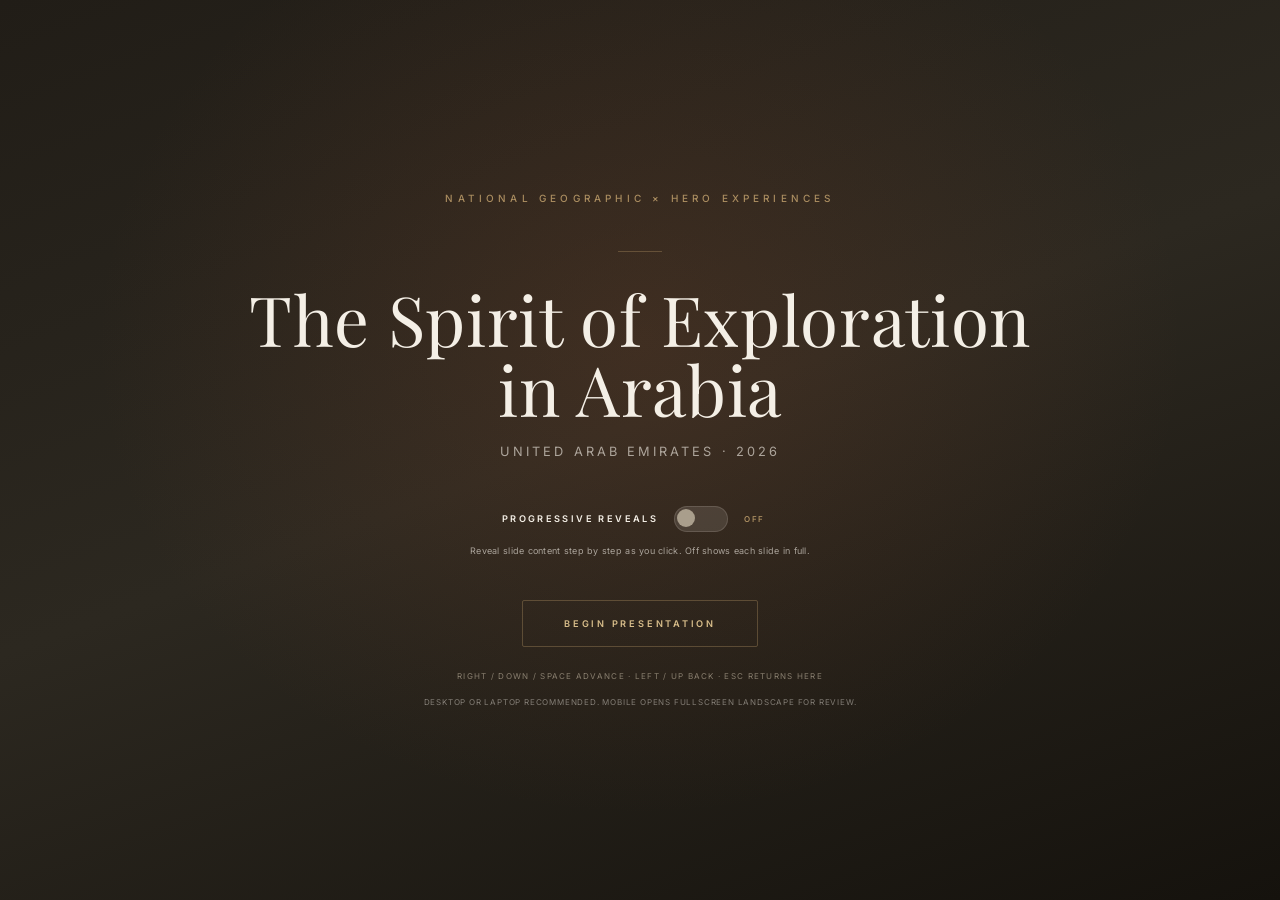
<file: index.html>
<!doctype html>
<html lang="en-GB">
<head>
<meta charset="utf-8">
<meta http-equiv="refresh" content="0; url=natgeo/">
<meta name="robots" content="noindex,nofollow">
<title>partner-decks</title>
<link rel="canonical" href="natgeo/">
</head>
<body>
<p>Redirecting to <a href="natgeo/">natgeo/</a>&hellip;</p>
<script>location.replace("natgeo/");</script>
</body>
</html>
</file>
<file: shared/css/tokens.css>
/* tokens.css — design tokens for partner-decks
 *
 * Single source of truth for colour, type, spacing, and font families.
 * No layout or component rules live here. Section-level CSS must not
 * hard-code values that exist as tokens.
 *
 * Font-family variables exist so commercial fonts (GT Super, Söhne,
 * Tiempos, etc.) can swap in by editing this file alone — per the
 * locked B1 decision (CLAUDE.md, 2026-05-12).
 */

/* --- webfonts (self-hosted) --- */

@font-face {
  font-family: "Playfair Display";
  font-style: normal;
  font-weight: 400;
  font-display: swap;
  src: url("../fonts/playfair-display-400.woff2") format("woff2");
}
@font-face {
  font-family: "Playfair Display";
  font-style: italic;
  font-weight: 400;
  font-display: swap;
  src: url("../fonts/playfair-display-400-italic.woff2") format("woff2");
}
@font-face {
  font-family: "Playfair Display";
  font-style: normal;
  font-weight: 500;
  font-display: swap;
  src: url("../fonts/playfair-display-500.woff2") format("woff2");
}
@font-face {
  font-family: "Playfair Display";
  font-style: normal;
  font-weight: 600;
  font-display: swap;
  src: url("../fonts/playfair-display-600.woff2") format("woff2");
}
@font-face {
  font-family: "Playfair Display";
  font-style: normal;
  font-weight: 700;
  font-display: swap;
  src: url("../fonts/playfair-display-700.woff2") format("woff2");
}
@font-face {
  font-family: "Playfair Display";
  font-style: italic;
  font-weight: 700;
  font-display: swap;
  src: url("../fonts/playfair-display-700-italic.woff2") format("woff2");
}

@font-face {
  font-family: "Inter";
  font-style: normal;
  font-weight: 400;
  font-display: swap;
  src: url("../fonts/inter-400.woff2") format("woff2");
}
@font-face {
  font-family: "Inter";
  font-style: italic;
  font-weight: 400;
  font-display: swap;
  src: url("../fonts/inter-400-italic.woff2") format("woff2");
}

/* Newsreader — editorial italic for supporting voice (subhead, pull
 * lines, captions, footnotes). Replaces Playfair's formal italic for a
 * calmer magazine-feature register; headlines stay Playfair. */
@font-face {
  font-family: "Newsreader";
  font-style: italic;
  font-weight: 400;
  font-display: swap;
  src: url("../fonts/newsreader-400-italic.woff2") format("woff2");
}
@font-face {
  font-family: "Inter";
  font-style: normal;
  font-weight: 500;
  font-display: swap;
  src: url("../fonts/inter-500.woff2") format("woff2");
}
@font-face {
  font-family: "Inter";
  font-style: normal;
  font-weight: 600;
  font-display: swap;
  src: url("../fonts/inter-600.woff2") format("woff2");
}
@font-face {
  font-family: "Inter";
  font-style: normal;
  font-weight: 700;
  font-display: swap;
  src: url("../fonts/inter-700.woff2") format("woff2");
}
@font-face {
  font-family: "Inter";
  font-style: italic;
  font-weight: 700;
  font-display: swap;
  src: url("../fonts/inter-700-italic.woff2") format("woff2");
}

:root {
  /* --- colour palette (PRD 3.4) --- */
  --bone: #f4efe6;          /* primary background */
  --ink: #1c1c1a;           /* primary text, dark surfaces */
  --deep-sand: #b89968;     /* section dividers, fine rules, small caps meta */
  --warm-rust: #8b4a2b;     /* accent, pull-quote hairlines (used sparingly) */
  --oxblood: #6b2a24;       /* one high-emphasis pull quote per deck max */
  --natgeo-yellow: #ffcc00; /* National Geographic identity yellow — partner
                               brandmark + bookend keyline only (slides 1 & 21);
                               never as gold-on-black body decoration (PRD 6.1) */

  /* surface roles */
  --surface-default: var(--bone);
  --surface-dark: var(--ink);
  --text-default: var(--ink);
  --text-on-dark: var(--bone);
  --rule-fine: var(--warm-rust);
  --meta: var(--deep-sand);

  /* --- accent role (theme_v2 experiment) ---
   * theme_v2 promotes the National Geographic identity yellow from the
   * bookend-only role (PRD 6.1) to the deck's active/emphasis accent.
   * It threads through three places only: the signature label keyline,
   * active navigation + tab states, and the cover/closing bookend keyline.
   * Discipline that survives the experiment: fine structural hairlines
   * stay --rule-fine (warm rust) for legibility on the bone ground, and
   * yellow NEVER carries body text or fills a body surface (no gold-on-
   * black). Yellow appears as solid keylines/markers against ink or bone. */
  --accent: var(--natgeo-yellow);
  --accent-contrast: var(--ink); /* text/marks that sit on a yellow fill */

  /* --- font families (commercial fonts swap by editing these only) --- */
  --font-display: "Playfair Display", "Georgia", "Times New Roman", serif;
  --font-accent: "Newsreader", "Georgia", "Times New Roman", serif;
  --font-body: "Inter", -apple-system, BlinkMacSystemFont, "Segoe UI",
    "Helvetica Neue", Arial, sans-serif;
  --font-meta: "Inter", -apple-system, BlinkMacSystemFont, "Segoe UI",
    "Helvetica Neue", Arial, sans-serif;

  /* --- type scale (mobile-first; scaled up at breakpoints in base.css) --- */
  --type-meta: 0.6875rem;       /* 11px — small caps metadata */
  --type-body-sm: 0.875rem;     /* 14px — captions, list detail */
  --type-body: 1rem;            /* 16px — body */
  --type-body-lg: 1.125rem;     /* 18px — emphasis body */
  --type-display-sm: 1.5rem;    /* 24px — pull line / sublabel */
  --type-display: 2rem;         /* 32px — headline (mobile) */
  --type-display-lg: 2.75rem;   /* 44px — large headline (mobile) */
  --type-display-xl: 3.5rem;    /* 56px — pull quote (mobile) */

  --leading-tight: 1.1;
  --leading-snug: 1.25;
  --leading-normal: 1.5;
  --leading-loose: 1.7;

  --tracking-tight: -0.01em;
  --tracking-normal: 0;
  --tracking-wide: 0.02em;
  --tracking-meta: 0.16em;      /* small-caps tracking */

  /* --- spacing scale (rem-based, mobile-first) --- */
  --space-1: 0.25rem;
  --space-2: 0.5rem;
  --space-3: 0.75rem;
  --space-4: 1rem;
  --space-5: 1.5rem;
  --space-6: 2rem;
  --space-7: 3rem;
  --space-8: 4rem;
  --space-9: 6rem;
  --space-10: 8rem;

  /* layout containers */
  --measure-narrow: 28rem;      /* tight text column for pull lines, asks */
  --measure: 36rem;             /* default body measure */
  --measure-wide: 48rem;        /* feature paragraphs, captions */
  --gutter: var(--space-5);
  --section-padding-y: var(--space-7);

  /* --- rules and hairlines --- */
  --rule-hairline: 1px;

  /* --- motion --- */
  --ease-out: cubic-bezier(0.2, 0.7, 0.2, 1);
  --duration-quick: 180ms;
  --duration-normal: 320ms;
}

/* Tablet — 640px and up */
@media (min-width: 40em) {
  :root {
    --type-display: 2.5rem;
    --type-display-lg: 3.5rem;
    --type-display-xl: 4.5rem;
    --section-padding-y: var(--space-8);
  }
}

/* Laptop — 1024px and up */
@media (min-width: 64em) {
  :root {
    --type-display: 3rem;
    --type-display-lg: 4.5rem;
    --type-display-xl: 5.5rem;
    --section-padding-y: var(--space-9);
  }
}

/* Wide — 1440px and up */
@media (min-width: 90em) {
  :root {
    --type-display: 3.5rem;
    --type-display-lg: 5rem;
    --type-display-xl: 6.5rem;
  }
}
</file>
<file: shared/css/base.css>
/* base.css — reset, typography, mobile-first scaffold
 *
 * Generic layout primitives only. No deck-specific or section-specific
 * rules — those live in components.css.
 */

*,
*::before,
*::after {
  box-sizing: border-box;
}

html {
  -webkit-text-size-adjust: 100%;
  -moz-text-size-adjust: 100%;
  text-size-adjust: 100%;
  font-size: 100%;
  scroll-behavior: smooth;
}

@media (prefers-reduced-motion: reduce) {
  html { scroll-behavior: auto; }
  *, *::before, *::after {
    animation-duration: 0.01ms !important;
    animation-iteration-count: 1 !important;
    transition-duration: 0.01ms !important;
  }
}

body {
  margin: 0;
  background: var(--surface-default);
  color: var(--text-default);
  font-family: var(--font-body);
  font-size: var(--type-body);
  line-height: var(--leading-normal);
  font-weight: 400;
  -webkit-font-smoothing: antialiased;
  -moz-osx-font-smoothing: grayscale;
  text-rendering: optimizeLegibility;
}

/* --- typography defaults --- */

h1, h2, h3, h4, h5, h6, p, ul, ol, figure, blockquote {
  margin: 0;
}

ul, ol {
  padding: 0;
  list-style: none;
}

h1, h2, h3, h4 {
  font-family: var(--font-display);
  font-weight: 400;
  line-height: var(--leading-tight);
  letter-spacing: var(--tracking-tight);
  color: inherit;
}

p {
  line-height: var(--leading-normal);
}

a {
  color: inherit;
  text-underline-offset: 0.2em;
}

img, picture, svg {
  display: block;
  max-width: 100%;
  height: auto;
}

/* --- meta type (small caps, deep sand) --- */

.meta {
  font-family: var(--font-meta);
  font-size: var(--type-meta);
  font-weight: 500;
  letter-spacing: var(--tracking-meta);
  text-transform: uppercase;
  color: var(--meta);
  line-height: var(--leading-normal);
}

.meta--on-dark {
  color: var(--text-on-dark);
  opacity: 0.85;
}

/* --- generic layout primitives --- */

.measure { max-width: var(--measure); }
.measure-narrow { max-width: var(--measure-narrow); }
.measure-wide { max-width: var(--measure-wide); }

/* skip link */
.skip-link {
  position: absolute;
  left: -9999px;
  top: 0;
  background: var(--ink);
  color: var(--bone);
  padding: var(--space-3) var(--space-4);
  z-index: 999;
}
.skip-link:focus { left: var(--space-4); top: var(--space-4); }

/* focus ring — visible without being decorative */
:focus-visible {
  outline: 2px solid var(--warm-rust);
  outline-offset: 3px;
}

/* selection */
::selection {
  background: var(--ink);
  color: var(--bone);
}
</file>
<file: shared/css/components.css>
/* components.css — reusable slide components
 *
 * Editorial Cinematic component library. Mobile-first, scaled up at
 * tablet (40em) and laptop (64em) breakpoints.
 *
 * Component naming: BEM-ish, deliberately quiet. No utility-class soup.
 */

/* =========================================================
 * Deck container — single scrolling document
 * ========================================================= */

.deck {
  scroll-snap-type: y mandatory;
  height: 100vh;
  height: 100dvh; /* dynamic viewport for mobile address bars */
  overflow-y: scroll;
  scroll-behavior: smooth;
  overscroll-behavior: contain; /* keep browser chrome out of pull-down gestures */
  -webkit-overflow-scrolling: touch;
  scrollbar-width: none;        /* Firefox */
  -ms-overflow-style: none;     /* IE/Edge legacy */
}
.deck::-webkit-scrollbar { display: none; } /* Chrome/Safari/Edge */

/* Prevent Edge's image hover toolbar and image drag on all deck images */
.section img {
  pointer-events: none;
  -webkit-user-drag: none;
  user-select: none;
  -webkit-user-select: none;
}

.responsive-image {
  display: block;
}

.responsive-image > img {
  display: block;
  width: 100%;
  height: 100%;
  object-fit: cover;
}

/* =========================================================
 * Slide viewport — locked-layout letterbox wrapper (added by deck.js)
 *
 * Each section is wrapped in a .slide-viewport by JS on init.
 * The viewport is the scroll-snap target (100dvh). The section
 * inside is fixed at 1920×1080 (design reference) and scaled
 * uniformly by deck.js so every device sees an identical layout
 * — letterbox / pillarbox bars appear in --ink when needed.
 * Pinch-to-zoom is also handled by deck.js per viewport.
 * ========================================================= */

.slide-viewport {
  height: 100vh;
  height: 100dvh;
  display: flex;
  align-items: center;
  justify-content: center;
  background: var(--ink);
  scroll-snap-align: start;
  scroll-snap-stop: always;
  overflow: hidden;
}

/* Section inside viewport: fixed 1920×1080 design reference.
 * JS in deck.js applies transform: scale() to fit the current viewport,
 * locking the layout so every screen sees identical proportions.
 * Pinch-to-zoom is handled in deck.js (initPinchZoom). */
.slide-viewport > .section {
  width: 1920px;
  height: 1080px;
  flex-shrink: 0;
  transform-origin: center center;
}

/* =========================================================
 * Section — one slide
 * ========================================================= */

.section {
  position: relative;
  height: 100vh;
  height: 100dvh; /* fallback when no .slide-viewport wrapper */
  width: 100%;
  display: grid;
  grid-template-rows: 1fr auto;
  padding: var(--section-padding-y) var(--gutter);
  background: var(--surface-default);
  color: var(--text-default);
  overflow: hidden;
}

@media (min-width: 40em) {
  .section {
    padding-left: var(--space-7);
    padding-right: var(--space-7);
  }
}

@media (min-width: 64em) {
  .section {
    padding-left: var(--space-8);
    padding-right: var(--space-8);
  }
}

/* immersive sections — image-led, text overlaid */
.section[data-mode="immersive"] {
  background: var(--ink);
  color: var(--text-on-dark);
}

/* page-metadata band (top-right and bottom) — Nat Geo signature */
.section__meta {
  position: absolute;
  top: var(--space-5);
  right: var(--space-4);
  z-index: 3;
  display: flex;
  flex-direction: column;
  align-items: flex-end;
  gap: var(--space-1);
  text-align: right;
}

@media (min-width: 40em) {
  .section__meta {
    top: var(--space-6);
    right: var(--space-6);
  }
}

.section[data-mode="immersive"] .section__meta { color: var(--text-on-dark); opacity: 0.85; }
.section[data-mode="restrained"] .section__meta { color: var(--meta); }

/* main content area */
.section__inner {
  position: relative;
  z-index: 2;
  align-self: center;
  width: 100%;
  max-width: 80rem;
  margin-inline: auto;
}

/* footer band — for closing meta lines and logo pairs */
.section__foot {
  position: relative;
  z-index: 2;
  width: 100%;
  max-width: 80rem;
  margin-inline: auto;
  padding-top: var(--space-5);
}

/* =========================================================
 * Full-bleed image (immersive sections)
 * ========================================================= */

.full-bleed {
  position: absolute;
  inset: 0;
  width: 100%;
  height: 100%;
  z-index: 0;
}

.full-bleed picture,
.full-bleed img {
  width: 100%;
  height: 100%;
  object-fit: cover;
  object-position: center;
}

/* low-contrast band over the lower portion of an immersive image —
 * used on 3.5 so type sits over image without a fill colour */
.full-bleed--lower-band::after {
  content: "";
  position: absolute;
  inset: 50% 0 0 0;
  background: linear-gradient(
    to bottom,
    rgba(28, 28, 26, 0) 0%,
    rgba(28, 28, 26, 0.55) 70%,
    rgba(28, 28, 26, 0.75) 100%
  );
  pointer-events: none;
}

/* gentle global darkening for image-with-overlay-text immersive slides */
.full-bleed--soft-dim::after {
  content: "";
  position: absolute;
  inset: 0;
  background: linear-gradient(
    to bottom,
    rgba(28, 28, 26, 0.15) 0%,
    rgba(28, 28, 26, 0.35) 45%,
    rgba(28, 28, 26, 0.78) 100%
  );
  pointer-events: none;
}

/* deep monochrome darkening — pulls image into near-twilight register
 * for Slide 12 (Big Idea). Heavier than soft-dim. Strongest in the
 * mid-band where the pull quote sits. */
.full-bleed--deep-dim::after {
  content: "";
  position: absolute;
  inset: 0;
  background: linear-gradient(
    to bottom,
    rgba(28, 28, 26, 0.55) 0%,
    rgba(28, 28, 26, 0.78) 50%,
    rgba(28, 28, 26, 0.65) 100%
  );
  pointer-events: none;
}

/* portrait source image used in landscape viewport — anchor to top so
 * the sky/sun is preserved; lower sand fills the clipped bottom */
.full-bleed--portrait { object-position: top center; }
.full-bleed--portrait img { object-position: top center; }

/* image placeholder — applied when image asset is absent (B1 default) */
.full-bleed--placeholder {
  background: linear-gradient(
    to bottom,
    #2a2520 0%,
    #1c1c1a 50%,
    #221d18 100%
  );
}
.full-bleed--placeholder picture,
.full-bleed--placeholder img { opacity: 0; }

/* =========================================================
 * Headlines
 * ========================================================= */

.headline {
  font-family: var(--font-display);
  font-weight: 400;
  line-height: var(--leading-tight);
  letter-spacing: var(--tracking-tight);
  font-size: var(--type-display);
  max-width: 22ch;
}

.headline--lg { font-size: var(--type-display-lg); }
.headline--xl { font-size: var(--type-display-xl); }

.headline--bone { color: var(--text-on-dark); }

/* cover label — typographic label, not a sentence-case headline */
.cover-label {
  font-family: var(--font-display);
  font-weight: 400;
  line-height: var(--leading-tight);
  letter-spacing: var(--tracking-tight);
  font-size: var(--type-display-lg);
  max-width: 18ch;
}

.subhead {
  font-family: var(--font-accent);
  font-weight: 400;
  font-style: italic;
  line-height: var(--leading-snug);
  font-size: var(--type-display-sm);
  max-width: 32ch;
  color: inherit;
  opacity: 0.92;
}

/* =========================================================
 * Body copy
 * ========================================================= */

.body {
  font-family: var(--font-body);
  font-size: var(--type-body);
  line-height: var(--leading-loose);
  max-width: var(--measure);
  color: inherit;
}

.body--lg { font-size: var(--type-body-lg); }
.body--wide { max-width: var(--measure-wide); }

/* paragraph spacing inside a body block */
.body > p + p { margin-top: var(--space-4); }

/* a single short caption beneath a headline on immersive slides */
.caption {
  font-family: var(--font-body);
  font-size: var(--type-body);
  line-height: var(--leading-normal);
  max-width: 44ch;
  color: inherit;
}

/* =========================================================
 * Typographic lists (no bullets, no terminal punctuation)
 * ========================================================= */

.list {
  font-family: var(--font-body);
  font-size: var(--type-body-lg);
  line-height: var(--leading-snug);
  max-width: var(--measure);
}

.list > li + li { margin-top: var(--space-5); }

/* list with a fine warm-rust hairline rule between items —
 * used for the museum-wall recognition treatment (5b) */
.list--ruled {
  font-size: var(--type-body);
  line-height: var(--leading-snug);
  max-width: var(--measure-wide);
}

.list--ruled > li {
  padding: var(--space-3) 0;
  border-top: var(--rule-hairline) solid var(--rule-fine);
}
.list--ruled > li:first-child { border-top: 0; padding-top: 0; }
.list--ruled > li:last-child { padding-bottom: 0; }

/* pillar/detail list — bolded label + same-line detail (used in 8; reserved) */
.list--detail .label {
  font-family: var(--font-display);
  font-weight: 400;
}

/* framework list — five pillars with display-serif label on its own line,
 * sans detail below, hairline rules between (Slide 8) */
.list--framework {
  max-width: var(--measure-wide);
}
.list--framework > li {
  display: flex;
  flex-direction: column;
  gap: var(--space-2);
  padding: var(--space-4) 0;
  border-top: var(--rule-hairline) solid var(--rule-fine);
}
.list--framework > li:first-child { border-top: 0; padding-top: 0; }
.list--framework > li:last-child { padding-bottom: 0; }
.list--framework > li > strong {
  font-family: var(--font-display);
  font-weight: 400;
  font-size: var(--type-display-sm);
  display: block;
}

/* footer note — small italic serif, sits below a list or block on a restrained
 * slide. Used on Slide 8 framework footer and 12.5 closing line. */
.footnote {
  font-family: var(--font-accent);
  font-style: italic;
  font-weight: 400;
  font-size: var(--type-body);
  line-height: var(--leading-snug);
  color: var(--meta);
  max-width: var(--measure);
  margin-top: var(--space-6);
}

/* quiet closing line — small sans, deep sand, sits below body on restrained
 * slides (Slide 6.5 "The moment is open", 12.5 "A pilot. A standard..." ) */
.close-line {
  font-family: var(--font-body);
  font-size: var(--type-body);
  line-height: var(--leading-snug);
  color: var(--deep-sand);
  letter-spacing: 0.01em;
  margin-top: var(--space-6);
  max-width: var(--measure);
}

/* =========================================================
 * Compare columns — two-column parallel comparison divided
 * by a fine vertical rule. Used by Slide 9 (Unmatched) and
 * Slide 13 (Closing two-column).
 * ========================================================= */

.compare {
  display: grid;
  grid-template-columns: 1fr;
  gap: var(--space-6);
  max-width: var(--measure-wide);
}

@media (min-width: 48em) {
  .compare {
    grid-template-columns: 1fr 1fr;
    gap: 0;
  }
  .compare > * + * {
    border-left: var(--rule-hairline) solid var(--rule-fine);
    padding-left: var(--space-6);
  }
  .compare > *:not(:last-child) {
    padding-right: var(--space-6);
  }
}

.compare__label {
  font-family: var(--font-display);
  font-weight: 400;
  font-size: var(--type-display-sm);
  margin-bottom: var(--space-3);
}

/* =========================================================
 * Problem split — Slide 6 two-photograph contrast with centreline.
 * Each side carries an image placeholder + a two-line text label.
 * ========================================================= */

.problem {
  display: grid;
  grid-template-columns: 1fr;
  gap: var(--space-5);
  width: 100%;
  height: 100%;
}

@media (min-width: 48em) {
  .problem {
    grid-template-columns: 1fr 1fr;
    gap: 0;
  }
  .problem__side + .problem__side {
    border-left: var(--rule-hairline) solid var(--rule-fine);
  }
}

.problem__side {
  position: relative;
  display: flex;
  flex-direction: column;
  justify-content: flex-end;
  min-height: 60vh;
  padding: var(--space-5);
  overflow: hidden;
}

@media (min-width: 48em) {
  .problem__side { min-height: 70vh; padding: var(--space-6); }
}

.problem__side > img,
.problem__side > picture,
.problem__side > .problem__bg {
  position: absolute;
  inset: 0;
  width: 100%;
  height: 100%;
  object-fit: cover;
  z-index: 0;
}

.problem__side > .problem__bg--left {
  background:
    linear-gradient(to bottom, rgba(28,28,26,0.15), rgba(28,28,26,0.7)),
    linear-gradient(to bottom right, #3a342d, #1c1c1a);
}
.problem__side > .problem__bg--right {
  background:
    linear-gradient(to bottom, rgba(28,28,26,0.15), rgba(28,28,26,0.7)),
    linear-gradient(to bottom right, #6b4a2c, #2a1e14);
}

/* darkening overlay over problem__side real imagery */
.problem__side::after {
  content: "";
  position: absolute;
  inset: 0;
  background: linear-gradient(to bottom, rgba(28,28,26,0.1) 0%, rgba(28,28,26,0.65) 100%);
  z-index: 1;
  pointer-events: none;
}

.problem__text {
  position: relative;
  z-index: 2;
  color: var(--text-on-dark);
  display: flex;
  flex-direction: column;
  gap: var(--space-2);
}

.problem__lead {
  font-family: var(--font-display);
  font-weight: 400;
  font-size: var(--type-display-sm);
  line-height: var(--leading-snug);
}

.problem__sub {
  font-family: var(--font-meta);
  font-size: var(--type-meta);
  letter-spacing: var(--tracking-meta);
  text-transform: uppercase;
  opacity: 0.75;
}

/* =========================================================
 * Compare grid — Slide 8 (The Problem)
 *
 * 4×2 hover-expand grid. Left half = typical Dubai operator,
 * right half = Hero Experiences. Hovering any cell expands
 * that cell and its counterpart (same data-pair) and shows
 * the caption. JS adds .is-active on the pair and
 * data-active-pair on the grid.
 * ========================================================= */

.compare-grid {
  position: relative;
  display: flex;
  flex-direction: row;
  overflow: hidden;
}

/* When inside a tab panel: bleed full-width to section edges.
 * Height is handled by the flex-fill chain below (#sec-problem). */
.tab-panel-editorial > .compare-grid {
  margin-top: var(--space-5);
  /* negative margin bleed to section edges */
  margin-left: calc(-1 * var(--gutter));
  margin-right: calc(-1 * var(--gutter));
  width: calc(100% + 2 * var(--gutter));
}
@media (min-width: 40em) {
  .tab-panel-editorial > .compare-grid {
    margin-left: calc(-1 * var(--space-7));
    margin-right: calc(-1 * var(--space-7));
    width: calc(100% + 2 * var(--space-7));
  }
}
@media (min-width: 64em) {
  .tab-panel-editorial > .compare-grid {
    margin-left: calc(-1 * var(--space-8));
    margin-right: calc(-1 * var(--space-8));
    width: calc(100% + 2 * var(--space-8));
  }
}

/* Slide 8 flex-fill chain: section__inner → active tab panel → compare-grid.
 * Replaces the magic-number height calc — the grid fills exactly the space
 * remaining after the headline and tab bar, on any screen height. */
#sec-problem .section__inner {
  height: 100%;
  display: flex;
  flex-direction: column;
  min-height: 0;
}

#sec-problem .tab-panel-editorial.is-active {
  display: flex;
  flex: 1;
  flex-direction: column;
  min-height: 0;
  overflow: hidden;
}

#sec-problem .tab-panel-editorial > .compare-grid {
  flex: 1;
  min-height: 0;
  /* Cancel the global bleed rules — images sit within section padding.
   * This avoids the overflow:hidden / negative-margin boundary that
   * clips the caption text at the left edge. */
  margin-left: 0;
  margin-right: 0;
  width: 100%;
}

/* Place tab — make .problem fill the flex panel, same as compare-grid */
#sec-problem .tab-panel-editorial > .problem {
  flex: 1;
  min-height: 0;
  margin: 0;
  width: 100%;
}

#sec-problem .tab-panel-editorial > .problem .problem__side {
  flex: 1;
  min-height: 0;
}

.compare-grid__half {
  flex: 1;
  display: flex;
  flex-direction: column;
}

.compare-grid__half--right {
  border-left: 1px solid rgba(244, 239, 230, 0.18);
}

/* ---- Thumbnail strip — 4 small previews at the top of each half ---- */

.compare-grid__thumbs {
  display: flex;
  flex-direction: row;
  gap: 3px;
  flex-shrink: 0;
  padding: var(--space-3) 0;
}

/* ---- Text navigation strip — replaces photo thumbs ---- */

.compare-grid__nav {
  display: flex;
  flex-direction: row;
  gap: var(--space-7);
  padding: var(--space-3) var(--space-5);
  flex-shrink: 0;
  border-bottom: 1px solid rgba(244, 239, 230, 0.12);
}

.compare-grid__nav .compare-grid__thumb {
  flex: none;
  aspect-ratio: unset;
  height: auto;
  overflow: visible;
  opacity: 0.38;
  background: none;
  border: none;
  padding: var(--space-2) 0;
  cursor: pointer;
  font-family: var(--font-meta);
  font-size: var(--type-meta);
  letter-spacing: var(--tracking-meta);
  text-transform: uppercase;
  color: var(--bone);
  position: relative;
  transition: opacity 200ms var(--ease-out);
  outline: none;
}

.compare-grid__nav .compare-grid__thumb::after {
  content: '';
  position: absolute;
  bottom: 0;
  left: 0;
  right: 0;
  height: 1px;
  background: var(--deep-sand);
  transform: scaleX(0);
  transition: transform 200ms var(--ease-out);
}

.compare-grid__nav .compare-grid__thumb.is-active {
  opacity: 1;
}

.compare-grid__nav .compare-grid__thumb.is-active::after {
  transform: scaleX(1);
}

/* Panels row — wraps the two halves below the nav */
.compare-grid__panels {
  flex: 1;
  display: flex;
  flex-direction: row;
  min-height: 0;
  overflow: hidden;
}

/* When a compare-grid has a nav strip, lay it out as a column */
#sec-problem .compare-grid {
  flex-direction: column;
}

.compare-grid__thumb {
  flex: 1;
  display: block;
  position: relative;
  aspect-ratio: 16 / 9;   /* landscape — shows more of each image, adapts to pair count */
  height: auto;
  overflow: hidden;
  cursor: pointer;
  border: 0;
  padding: 0;
  background: transparent;
  outline: 2px solid transparent;
  outline-offset: -2px;
  transition: opacity 200ms var(--ease-out), outline-color 200ms var(--ease-out);
  opacity: 0.4;
}

.compare-grid__thumb.is-active {
  opacity: 1;
  outline-color: var(--deep-sand);
}

.compare-grid__thumb:hover:not(.is-active) {
  opacity: 0.7;
}

.compare-grid__thumb img,
.compare-grid__thumb-bg {
  position: absolute;
  inset: 0;
  width: 100%;
  height: 100%;
  object-fit: cover;
}


/* ---- Large image panel — fills remaining height ---- */

.compare-grid__large {
  flex: 1;
  position: relative;
  overflow: hidden;
  min-height: 0;
}

.compare-grid__large-cell {
  position: absolute;
  inset: 0;
  opacity: 0;
  pointer-events: none;
  transition: opacity 380ms var(--ease-out);
}

.compare-grid__large-cell.is-active {
  opacity: 1;
  pointer-events: auto;
}

.compare-grid__large-cell > img,
.compare-grid__large-cell > picture,
.compare-grid__large-cell > .compare-grid__bg {
  position: absolute;
  inset: 0;
  width: 100%;
  height: 100%;
  object-fit: cover;
}

/* bottom vignette for large-cell caption */
.compare-grid__large-cell::after {
  content: '';
  position: absolute;
  bottom: 0; left: 0; right: 0;
  height: 65%;
  background: linear-gradient(to top, rgba(28,28,26,0.9) 0%, rgba(28,28,26,0) 100%);
  z-index: 1;
  pointer-events: none;
}

.compare-grid__large-caption {
  position: absolute;
  bottom: 0;
  left: 0;
  right: 0;
  z-index: 2;
  padding: var(--space-5) var(--space-6);  /* wider horizontal padding — keeps text clear of cell edges */
  display: flex;
  flex-direction: column;
  gap: var(--space-1);
}

.compare-grid__large-caption-lead {
  font-family: var(--font-display);
  font-weight: 400;
  font-size: var(--type-display-sm);
  color: var(--bone);
  line-height: var(--leading-snug);
}

.compare-grid__large-caption-sub {
  font-family: var(--font-meta);
  font-size: var(--type-meta);
  color: var(--deep-sand);
  letter-spacing: var(--tracking-meta);
  text-transform: uppercase;
}

/* review-mode placeholder notes inside large cells */
.compare-grid__large-cell .image-placeholder-note { display: none; }
body[data-review="true"] .compare-grid__large-cell .image-placeholder-note {
  position: absolute;
  inset: 0;
  z-index: 4;
  display: flex;
  flex-direction: column;
  justify-content: center;
  padding: var(--space-5);
  background: rgba(28, 28, 26, 0.72);
  color: var(--bone);
}

/* shared bg helper: position + size for gradient/img placeholders */
.compare-grid__bg {
  position: absolute;
  inset: 0;
  width: 100%;
  height: 100%;
  object-fit: cover;
}

/* gradient placeholders for un-sourced images */
.compare-grid__bg--dune-bash {
  background: linear-gradient(135deg, #4a3520 0%, #2a1e14 60%, #1c1c1a 100%);
}
.compare-grid__bg--open-desert {
  background: linear-gradient(135deg, #3a3020 0%, #2a2418 60%, #1c1c1a 100%);
}
.compare-grid__bg--coach {
  background: linear-gradient(135deg, #252520 0%, #1e1e1c 60%, #1c1c1a 100%);
}
.compare-grid__bg--gentle-drive {
  background: linear-gradient(135deg, #3a4830 0%, #2a3820 60%, #1c2418 100%);
}
.compare-grid__bg--ddcr {
  background: linear-gradient(135deg, #2a3828 0%, #1e2c1a 60%, #1c1c1a 100%);
}
.compare-grid__bg--falcon {
  /* warm amber-sky: falcon against late-afternoon haze */
  background: linear-gradient(135deg, #7a5820 0%, #4a3418 55%, #1c1c1a 100%);
}
.compare-grid__bg--platinum-hero {
  /* deep midnight: private camp under stars, no ambient light */
  background: linear-gradient(135deg, #1e2030 0%, #161820 60%, #0e0e14 100%);
}


/* =========================================================
 * Three-phase timeline — Slide 11
 * ========================================================= */

.timeline {
  display: grid;
  grid-template-columns: 1fr;
  gap: var(--space-6);
  max-width: var(--measure-wide);
}

@media (min-width: 48em) {
  .timeline {
    grid-template-columns: repeat(3, 1fr);
    gap: var(--space-7);
  }
}

.timeline__phase {
  display: flex;
  flex-direction: column;
  gap: var(--space-3);
  padding-top: var(--space-4);
  border-top: var(--rule-hairline) solid var(--rule-fine);
}

.timeline__label {
  font-family: var(--font-display);
  font-weight: 400;
  font-size: var(--type-display-sm);
  line-height: var(--leading-tight);
}

.timeline__horizon {
  margin-top: var(--space-7);
  height: 90px;
  position: relative;
  overflow: hidden;
  background: linear-gradient(to bottom, #d8c7a4 0%, #b89968 60%, #8b6a44 100%);
}

.timeline__horizon picture,
.timeline__horizon img {
  width: 100%;
  height: 100%;
  object-fit: cover;
  object-position: center 17%;
}

/* =========================================================
 * Magazine grid — Slide 8.5 three columns: image + headline + paragraph
 * ========================================================= */

.magazine-grid {
  display: grid;
  grid-template-columns: 1fr;
  gap: var(--space-6);
  width: 100%;
  max-width: 80rem;
  margin-inline: auto;
}

@media (min-width: 48em) {
  .magazine-grid {
    grid-template-columns: repeat(3, 1fr);
    gap: var(--space-6);
  }
}

.magazine-cell {
  display: flex;
  flex-direction: column;
  gap: var(--space-4);
}

.magazine-cell__image {
  aspect-ratio: 4 / 5;
  background:
    radial-gradient(120% 90% at 30% 25%, rgba(201,168,122,0.4) 0%, transparent 55%),
    radial-gradient(140% 100% at 70% 80%, rgba(107,74,44,0.6) 0%, transparent 60%),
    linear-gradient(to bottom right, #8b6a44, #2a1e14);
  overflow: hidden;
}

.magazine-cell__image picture,
.magazine-cell__image img {
  width: 100%;
  height: 100%;
  object-fit: cover;
}

.magazine-cell__label {
  font-family: var(--font-display);
  font-weight: 400;
  font-size: var(--type-display-sm);
  line-height: var(--leading-tight);
  color: var(--text-on-dark);
}

.magazine-cell__body {
  font-family: var(--font-body);
  font-size: var(--type-body);
  line-height: var(--leading-normal);
  color: var(--text-on-dark);
  opacity: 0.92;
}

/* =========================================================
 * Declaration block — Slide 12.5
 * Single serif statement, full visual weight, centred.
 * ========================================================= */

.declaration {
  font-family: var(--font-display);
  font-weight: 400;
  font-style: normal;
  font-size: var(--type-display);
  line-height: var(--leading-snug);
  letter-spacing: var(--tracking-tight);
  max-width: 28ch;
  margin-inline: auto;
  text-align: center;
}

/* =========================================================
 * Quote block — Slide 12 immersive pull quote
 * ========================================================= */

/* Slide 19 big-idea quote — set upright to match Slide 20's .declaration
 * register (was italic). Same Playfair display face, no slant. */
.quote {
  font-family: var(--font-display);
  font-style: normal;
  font-weight: 400;
  font-size: var(--type-display-lg);
  line-height: var(--leading-snug);
  letter-spacing: var(--tracking-tight);
  max-width: 24ch;
  margin-inline: auto;
  text-align: center;
  color: var(--text-on-dark);
}
.quote p { margin: 0; }
.quote p + p { margin-top: var(--space-3); }

/* =========================================================
 * Pull line / pull quote (italic serif)
 * ========================================================= */

.pull {
  font-family: var(--font-accent);
  font-style: italic;
  font-weight: 400;
  line-height: var(--leading-snug);
  font-size: var(--type-display-sm);
  max-width: 36ch;
  color: inherit;
}

/* pull line separated from list above by warm-rust hairline rule */
.pull--with-rule {
  margin-top: var(--space-6);
  padding-top: var(--space-5);
  border-top: var(--rule-hairline) solid var(--rule-fine);
  max-width: var(--measure);
}

/* =========================================================
 * Section labels (small caps, deep sand) — used for 5b groupings
 * ========================================================= */

.section-label {
  font-family: var(--font-meta);
  font-size: var(--type-meta);
  font-weight: 600;
  letter-spacing: var(--tracking-meta);
  text-transform: uppercase;
  color: var(--deep-sand);
  margin-bottom: var(--space-4);
}

/* =========================================================
 * Cover layout (slide 1)
 *
 * Image fills slide; type sits low-left; logos in bottom margin.
 * ========================================================= */

.cover {
  display: grid;
  grid-template-rows: 1fr auto;
  height: 100%;
  min-height: inherit;
}

.cover__type {
  align-self: end;
  display: flex;
  flex-direction: column;
  gap: var(--space-4);
  color: var(--text-on-dark);
  padding-bottom: var(--space-7);
}

.cover__type .meta { color: var(--text-on-dark); opacity: 0.85; }

.cover__logos {
  display: flex;
  justify-content: space-between;
  align-items: end;
  gap: var(--space-5);
  flex-wrap: wrap;
  color: var(--text-on-dark);
  padding-top: var(--space-5);
  border-top: var(--rule-hairline) solid rgba(244, 239, 230, 0.25);
}

.cover__logo {
  font-family: var(--font-display);
  font-weight: 400;
  font-size: var(--type-body-lg);
  letter-spacing: var(--tracking-tight);
  line-height: 1;
  color: inherit;
}

/* =========================================================
 * Partner logo lockups (slides 1 & 21)
 *
 * Official National Geographic + Hero Experiences Group marks,
 * dark-background (white wordmark) variants. Both sit on the
 * dimmed slide footer. Paired by equal height so the differing
 * aspect ratios still read as a balanced lockup.
 * ========================================================= */

.brandmark__logo {
  display: inline-block;
  line-height: 0;
}
.brandmark__logo img {
  display: block;
  height: 2.75rem;
  width: auto;
}

/* =========================================================
 * Split layout (5a — image right, copy left)
 * ========================================================= */

.split {
  display: grid;
  grid-template-columns: 1fr;
  gap: var(--space-6);
  align-items: center;
}

@media (min-width: 48em) {
  .split {
    grid-template-columns: minmax(0, 1fr) minmax(0, 1fr);
    gap: var(--space-8);
  }
}

.split__copy {
  display: flex;
  flex-direction: column;
  gap: var(--space-5);
  padding-block: var(--space-5);
}

.split__image {
  position: relative;
  aspect-ratio: 4 / 5;
  overflow: hidden;
  background: var(--ink);
}

.split__image img,
.split__image picture {
  width: 100%;
  height: 100%;
  object-fit: cover;
}

/* split image placeholder when no asset is present (B1 default) */
.split__image--placeholder {
  background:
    radial-gradient(120% 90% at 30% 25%, #c9a87a 0%, transparent 55%),
    radial-gradient(140% 100% at 70% 80%, #6b4a2c 0%, transparent 60%),
    linear-gradient(to bottom right, #8b6a44, #3f2e1f);
}

/* =========================================================
 * Paradox layout (2) — asymmetric, type-left
 *
 * data-image controls whether the right third carries a sparse image
 * or stays as pure negative space.
 * ========================================================= */

.paradox {
  display: grid;
  grid-template-columns: 1fr;
  gap: var(--space-6);
  align-items: start;
}

@media (min-width: 48em) {
  .paradox {
    grid-template-columns: minmax(0, 2fr) minmax(0, 1fr);
    gap: var(--space-8);
  }
}

.paradox__type {
  display: flex;
  flex-direction: column;
  gap: var(--space-7);
}

.paradox__statements {
  display: flex;
  flex-direction: column;
  gap: var(--space-6);
  font-family: var(--font-display);
  font-size: var(--type-display-sm);
  line-height: var(--leading-snug);
  max-width: 28ch;
}

.paradox__close {
  font-family: var(--font-body);
  font-size: var(--type-body);
  color: var(--deep-sand);
  letter-spacing: 0.01em;
}

/* sparse image slot — only present when data-image="sparse" */
.paradox__image {
  display: none;
}

.section[data-image="sparse"] .paradox__image {
  display: block;
  position: relative;
  aspect-ratio: 3 / 4;
  background: linear-gradient(to bottom, #d8c7a4, #b89968 70%, #8b6a44);
  overflow: hidden;
}

.section[data-image="sparse"] .paradox__image img,
.section[data-image="sparse"] .paradox__image picture {
  width: 100%;
  height: 100%;
  object-fit: cover;
}

/* =========================================================
 * Overlay text on immersive imagery (3, 3.5)
 * ========================================================= */

.overlay {
  position: relative;
  z-index: 2;
  display: flex;
  flex-direction: column;
  gap: var(--space-4);
  color: var(--text-on-dark);
  height: 100%;
  justify-content: flex-end;
  padding-bottom: var(--space-6);
}

.overlay--lower-band {
  justify-content: flex-end;
  padding-bottom: var(--space-7);
}

@media (min-width: 64em) {
  .overlay--lower-band {
    padding-bottom: var(--space-8);
  }
}

/* =========================================================
 * Museum-wall (5b) — two stacked groupings with section labels
 * ========================================================= */

.museum {
  display: flex;
  flex-direction: column;
  gap: var(--space-8);
  max-width: var(--measure-wide);
  margin-inline: auto;
}

.museum__group { display: block; }

.museum__label {
  /* uses .section-label component */
}

.museum__head {
  text-align: center;
  margin-bottom: var(--space-7);
}

.museum__foot {
  text-align: center;
  margin-top: var(--space-7);
}

/* =========================================================
 * Review mode — body[data-review="true"]
 *
 * Annotations sit in the right margin as side notes. Never inside
 * the designed copy. Hidden by default; surfaced in review mode.
 *
 * Sections may carry one or more notes. Wrap notes in
 * `.review-notes` so multiple stack vertically; a single note can
 * also be wrapped (recommended for consistency).
 * ========================================================= */

.review-notes {
  display: none;
}

body[data-review="true"] .review-notes {
  display: flex;
  flex-direction: column;
  gap: var(--space-3);
  position: absolute;
  right: var(--space-4);
  top: var(--space-9);
  max-width: 16rem;
  z-index: 5;
}

@media (min-width: 64em) {
  body[data-review="true"] .review-notes {
    right: var(--space-5);
    max-width: 18rem;
  }
}

.review-note {
  font-family: var(--font-meta);
  font-size: var(--type-meta);
  line-height: var(--leading-normal);
  letter-spacing: 0.04em;
  color: var(--warm-rust);
  background: rgba(244, 239, 230, 0.94);
  border-left: 2px solid var(--warm-rust);
  padding: var(--space-3) var(--space-4);
  text-transform: none;
  backdrop-filter: blur(4px);
  -webkit-backdrop-filter: blur(4px);
}

body[data-review="true"] .section[data-mode="immersive"] .review-note {
  background: rgba(28, 28, 26, 0.82);
  color: var(--bone);
  border-left-color: var(--deep-sand);
}

.review-note__title {
  display: block;
  font-weight: 600;
  letter-spacing: var(--tracking-meta);
  text-transform: uppercase;
  margin-bottom: var(--space-2);
  color: var(--ink);
}
body[data-review="true"] .section[data-mode="immersive"] .review-note__title {
  color: var(--bone);
}

/* note kind colour treatment */
.review-note--image {
  border-left-color: var(--deep-sand);
  color: var(--ink);
}
body[data-review="true"] .section[data-mode="immersive"] .review-note--image {
  border-left-color: var(--deep-sand);
}

/* intent note — editorial reasoning for the slide ("why we made it
 * the way we did"). Visually distinct from default review-notes
 * (warm-rust) and image-sourcing notes (deep-sand) by using oxblood
 * as the border accent. Should appear FIRST in the .review-notes
 * stack so readers see the why before the source-pack and image
 * details. */
.review-note--intent {
  border-left-color: var(--oxblood);
  color: var(--ink);
}
body[data-review="true"] .section[data-mode="immersive"] .review-note--intent {
  border-left-color: var(--oxblood);
}

/* =========================================================
 * Editorial tabs — Slides 8, 14, 18 (added 2026-05-15)
 *
 * Hairline-underline tab pattern. Not pill, not filled, not rounded.
 * Tab labels in small-caps meta sans (matches .section-label register);
 * active tab gets a warm-rust hairline underline + ink colour. On
 * immersive (dark) slides, colors invert and the underline becomes
 * deep sand. Panels crossfade on switch via a 320ms ease-out fade.
 *
 * Markup pattern:
 *   <div class="tabs-editorial" role="tablist" data-tabs-editorial>
 *     <button class="tab-btn-editorial is-active" data-tab="a">…</button>
 *     <button class="tab-btn-editorial"           data-tab="b">…</button>
 *   </div>
 *   <div class="tab-panel-editorial is-active" data-tab="a">…</div>
 *   <div class="tab-panel-editorial"           data-tab="b">…</div>
 * ========================================================= */

.tabs-editorial {
  display: flex;
  flex-wrap: wrap;
  gap: var(--space-7);
  align-items: flex-end;
  border-bottom: var(--rule-hairline) solid var(--rule-fine);
  margin-bottom: var(--space-6);
  padding-bottom: var(--space-3);
}

.tab-btn-editorial {
  background: transparent;
  border: 0;
  padding: 0 0 var(--space-3);
  margin-bottom: calc(var(--space-3) * -1 - var(--rule-hairline));
  font-family: var(--font-meta);
  font-size: var(--type-meta);
  font-weight: 500;
  letter-spacing: var(--tracking-meta);
  text-transform: uppercase;
  color: var(--meta);
  cursor: pointer;
  border-bottom: 2px solid transparent;
  transition: color var(--duration-quick) var(--ease-out),
              border-color var(--duration-quick) var(--ease-out);
}

.tab-btn-editorial:hover {
  color: var(--ink);
}

.tab-btn-editorial.is-active {
  color: var(--ink);
  border-bottom-color: var(--warm-rust);
}

/* Immersive (dark) override — colors invert for dark slides */
.section[data-mode="immersive"] .tabs-editorial {
  border-bottom-color: rgba(244, 239, 230, 0.22);
}
.section[data-mode="immersive"] .tab-btn-editorial {
  color: var(--text-on-dark);
  opacity: 0.55;
}
.section[data-mode="immersive"] .tab-btn-editorial:hover {
  opacity: 0.85;
}
.section[data-mode="immersive"] .tab-btn-editorial.is-active {
  color: var(--text-on-dark);
  opacity: 1;
  border-bottom-color: var(--deep-sand);
}

/* Tab panels — only the active one is laid out. Crossfade on switch. */
.tab-panel-editorial {
  display: none;
  animation: tab-fade-in 320ms var(--ease-out);
}
.tab-panel-editorial.is-active { display: block; }

@keyframes tab-fade-in {
  from { opacity: 0; transform: translateY(6px); }
  to   { opacity: 1; transform: translateY(0); }
}

/* =========================================================
 * Top-right nav widget — replaces .deck-progress on desktop.
 *
 * Two states share the same anchor (top-right corner):
 *  · Static (default): a small pill with just the page counter.
 *  · Full   (mouse near): a wider pill with prev/next + dots +
 *    counter — fades in and overlays the static pill.
 *
 * Theme-aware: when the currently-visible section's data-mode is
 * "immersive", the widget swaps to a dark-translucent treatment via
 * .top-nav[data-theme="dark"]. JS observes which section is active
 * (IntersectionObserver) and writes the data-theme attribute.
 *
 * Hidden on mobile (<64em) and coarse-pointer / no-hover devices —
 * keyboard / swipe / scroll already cover those input modes, and a
 * fixed top-right widget eats valuable mobile screen real estate.
 * ========================================================= */

.top-nav {
  position: fixed;
  top: var(--space-4);
  right: var(--space-4);
  z-index: 5;
  pointer-events: none;
  display: none;
}

@media (min-width: 64em) {
  .top-nav { display: block; }
}

@media (pointer: coarse), (hover: none) {
  .top-nav { display: none !important; }
}

/* State 1 — static counter pill (visible by default) */
.top-nav__static {
  background: var(--bone);
  border: 1px solid rgba(28, 28, 26, 0.14);
  border-radius: 999px;
  padding: 4px var(--space-3);
  font-family: var(--font-meta);
  font-size: var(--type-meta);
  font-weight: 500;
  letter-spacing: var(--tracking-meta);
  color: var(--warm-rust);
  font-variant-numeric: tabular-nums;
  box-shadow: 0 4px 14px rgba(0, 0, 0, 0.04);
  transition: opacity 220ms var(--ease-out),
              background 320ms var(--ease-out),
              color 320ms var(--ease-out),
              border-color 320ms var(--ease-out);
  pointer-events: auto;
  white-space: nowrap;
}

/* Theme: when current section is immersive, static pill flips dark */
.top-nav[data-theme="dark"] .top-nav__static {
  background: rgba(28, 28, 26, 0.78);
  border-color: rgba(244, 239, 230, 0.18);
  color: var(--bone);
  backdrop-filter: blur(8px);
  -webkit-backdrop-filter: blur(8px);
}

.top-nav.is-near .top-nav__static { opacity: 0; pointer-events: none; }

/* State 2 — full nav pill (proximity-revealed) */
.top-nav__full {
  position: absolute;
  top: 0;
  right: 0;
  display: flex;
  align-items: center;
  gap: var(--space-2);
  background: rgba(244, 239, 230, 0.96);
  border: 1px solid rgba(28, 28, 26, 0.14);
  border-radius: 999px;
  padding: 4px var(--space-2);
  opacity: 0;
  transform: translateX(8px);
  transition: opacity 220ms var(--ease-out),
              transform 220ms var(--ease-out),
              background 320ms var(--ease-out),
              border-color 320ms var(--ease-out);
  pointer-events: none;
  backdrop-filter: blur(10px);
  -webkit-backdrop-filter: blur(10px);
}

.top-nav.is-near .top-nav__full {
  opacity: 1;
  transform: translateX(0);
  pointer-events: auto;
}

.top-nav[data-theme="dark"] .top-nav__full {
  background: rgba(28, 28, 26, 0.78);
  border-color: rgba(244, 239, 230, 0.18);
}

.top-nav__arrow {
  background: transparent;
  border: 1px solid rgba(28, 28, 26, 0.22);
  color: var(--ink);
  width: 20px;
  height: 20px;
  border-radius: 50%;
  font-family: inherit;
  font-size: 10px;
  cursor: pointer;
  display: flex;
  align-items: center;
  justify-content: center;
  transition: background var(--duration-quick) var(--ease-out),
              border-color var(--duration-quick) var(--ease-out);
}

.top-nav__arrow:hover {
  background: rgba(28, 28, 26, 0.06);
  border-color: var(--warm-rust);
}

.top-nav[data-theme="dark"] .top-nav__arrow {
  border-color: rgba(244, 239, 230, 0.3);
  color: var(--bone);
}
.top-nav[data-theme="dark"] .top-nav__arrow:hover {
  background: rgba(244, 239, 230, 0.08);
  border-color: var(--deep-sand);
}

.top-nav__dots {
  display: flex;
  gap: 6px;
  padding: 0 var(--space-2);
}

.top-nav__dot {
  position: relative;
  width: 5px;
  height: 5px;
  border-radius: 50%;
  background: rgba(28, 28, 26, 0.22);
  border: 0;
  padding: 0;
  cursor: pointer;
  transition: all 220ms var(--ease-out);
}
.top-nav__dot:hover {
  background: rgba(28, 28, 26, 0.5);
}

/* Slide number tooltip on hover */
.top-nav__dot::after {
  content: attr(data-slide-number);
  position: absolute;
  bottom: calc(100% + 7px);
  left: 50%;
  transform: translateX(-50%);
  background: var(--ink);
  color: var(--bone);
  font-family: var(--font-meta);
  font-size: var(--type-meta);
  line-height: 1;
  padding: 3px 5px;
  white-space: nowrap;
  opacity: 0;
  pointer-events: none;
  transition: opacity 150ms var(--ease-out);
}
.top-nav__dot:hover::after { opacity: 1; }
.top-nav[data-theme="dark"] .top-nav__dot::after {
  background: var(--bone);
  color: var(--ink);
}
.top-nav__dot.is-active {
  background: var(--warm-rust);
  width: 14px;
  border-radius: 3px;
}

.top-nav[data-theme="dark"] .top-nav__dot {
  background: rgba(244, 239, 230, 0.28);
}
.top-nav[data-theme="dark"] .top-nav__dot:hover {
  background: rgba(244, 239, 230, 0.55);
}
.top-nav[data-theme="dark"] .top-nav__dot.is-active {
  background: var(--deep-sand);
}

.top-nav__counter {
  font-family: var(--font-meta);
  font-size: var(--type-meta);
  font-weight: 500;
  letter-spacing: var(--tracking-meta);
  color: var(--warm-rust);
  font-variant-numeric: tabular-nums;
  white-space: nowrap;
  padding: 0 var(--space-2);
}

.top-nav[data-theme="dark"] .top-nav__counter {
  color: var(--deep-sand);
}

/* =========================================================
 * Thread spread — Slide 14 per-tab layout.
 *
 * Each tab on the Conservation/Culture/Education slide is one editorial
 * thread shown at full slide width: image left, label + body + facts
 * strip on the right. Replaces the v4 three-column magazine grid for
 * the tabbed (v5.1) treatment so each thread gets its own moment.
 *
 * Used inside .tab-panel-editorial on the immersive Slide 14 only.
 * ========================================================= */

.thread-spread {
  display: grid;
  grid-template-columns: 1fr;
  gap: var(--space-6);
  align-items: center;
  width: 100%;
  max-width: 80rem;
  margin-inline: auto;
}

@media (min-width: 48em) {
  .thread-spread {
    grid-template-columns: minmax(0, 1.4fr) minmax(0, 1fr);
    gap: var(--space-8);
  }
}

.thread-spread__image {
  aspect-ratio: 4 / 3;
  background: var(--ink);
  overflow: hidden;
}

.thread-spread__image img,
.thread-spread__image picture {
  width: 100%;
  height: 100%;
  object-fit: cover;
}

.thread-spread__copy {
  display: flex;
  flex-direction: column;
  gap: var(--space-4);
  color: var(--text-on-dark);
}

.thread-spread__label {
  font-family: var(--font-display);
  font-weight: 400;
  font-size: var(--type-display);
  line-height: var(--leading-tight);
  color: var(--text-on-dark);
}

.thread-spread__body {
  font-family: var(--font-body);
  font-size: var(--type-body);
  line-height: var(--leading-loose);
  color: var(--text-on-dark);
  opacity: 0.92;
}

.thread-spread__facts {
  list-style: none;
  padding: var(--space-4) 0 0;
  margin: var(--space-3) 0 0;
  display: flex;
  flex-direction: column;
  gap: var(--space-2);
  border-top: var(--rule-hairline) solid rgba(244, 239, 230, 0.18);
}

.thread-spread__facts li {
  font-family: var(--font-meta);
  font-size: var(--type-meta);
  letter-spacing: var(--tracking-meta);
  text-transform: uppercase;
  color: var(--deep-sand);
  opacity: 0.88;
}

/* review-mode banner — shows the user they're in review mode */
.review-banner {
  display: none;
}
body[data-review="true"] .review-banner {
  display: flex;
  position: fixed;
  top: 0;
  left: 0;
  right: 0;
  z-index: 50;
  padding: var(--space-2) var(--space-4);
  background: var(--warm-rust);
  color: var(--bone);
  font-family: var(--font-meta);
  font-size: var(--type-meta);
  letter-spacing: var(--tracking-meta);
  text-transform: uppercase;
  align-items: center;
  justify-content: space-between;
  gap: var(--space-3);
}

/* =========================================================
 * Deck progress (fixed, restrained)
 * ========================================================= */

.deck-progress {
  position: fixed;
  right: var(--space-3);
  top: 50%;
  transform: translateY(-50%);
  z-index: 4;
  display: none;
  flex-direction: column;
  gap: var(--space-2);
  list-style: none;
  padding: 0;
  margin: 0;
}

@media (min-width: 64em) {
  .deck-progress { display: flex; }
}

.deck-progress a {
  display: block;
  width: 18px;
  height: var(--rule-hairline);
  background: var(--deep-sand);
  opacity: 0.55;
  transition: opacity var(--duration-quick) var(--ease-out),
              width var(--duration-quick) var(--ease-out);
  text-decoration: none;
}

.deck-progress a:hover,
.deck-progress a:focus-visible { opacity: 0.95; width: 26px; }

.deck-progress a[aria-current="true"] { opacity: 1; width: 30px; background: var(--warm-rust); }

/* =========================================================
 * Rotate-to-landscape hint
 *
 * Shown only on mobile portrait viewports. Dismissible. Auto-hides
 * when the user rotates to landscape. Persistence in sessionStorage
 * so it doesn't reappear within the same browsing session.
 * ========================================================= */

.rotate-hint {
  display: none;
}

@media (max-width: 48em) {
  body[data-rotate-hint] .rotate-hint {
    display: flex;
    position: fixed;
    inset: 0;
    z-index: 60;
    background: var(--ink);
    color: var(--bone);
    align-items: center;
    justify-content: center;
    padding: var(--space-7) var(--space-5);
  }

  body[data-rotate-hint] .deck { overflow: hidden; }
}

/* Two views inside the overlay — toggled by body state */
.rotate-hint__view {
  display: none;
  flex-direction: column;
  align-items: center;
  gap: var(--space-5);
  text-align: center;
}

body[data-rotate-hint="portrait"] .rotate-hint__view[data-rotate-view="portrait"],
body[data-rotate-hint="landscape"] .rotate-hint__view[data-rotate-view="landscape"] {
  display: flex;
}

.rotate-hint__icon {
  width: 64px;
  height: 64px;
  color: var(--deep-sand);
}

/* Tilting phone icon — only animated in the rotate-prompt state */
body[data-rotate-hint="portrait"] .rotate-hint__icon--rotate {
  animation: rotate-hint-tilt 2.4s ease-in-out infinite;
}

@keyframes rotate-hint-tilt {
  0%, 100% { transform: rotate(0deg); }
  45%, 55% { transform: rotate(-90deg); }
}

.rotate-hint__title {
  font-family: var(--font-display);
  font-weight: 400;
  font-size: var(--type-display-sm);
  line-height: var(--leading-tight);
  max-width: 18ch;
  margin: 0;
}

.rotate-hint__body {
  font-family: var(--font-body);
  font-size: var(--type-body);
  line-height: var(--leading-normal);
  opacity: 0.85;
  max-width: 32ch;
  margin: 0;
}

.rotate-hint__dismiss,
.rotate-hint__action {
  background: transparent;
  border: 1px solid rgba(244, 239, 230, 0.55);
  color: var(--bone);
  font-family: var(--font-meta);
  font-size: var(--type-meta);
  font-weight: 500;
  letter-spacing: var(--tracking-meta);
  text-transform: uppercase;
  padding: var(--space-3) var(--space-5);
  cursor: pointer;
  margin-top: var(--space-3);
  transition: background var(--duration-quick) var(--ease-out),
              border-color var(--duration-quick) var(--ease-out);
}

.rotate-hint__action {
  background: var(--warm-rust);
  border-color: var(--warm-rust);
}

.rotate-hint__dismiss:hover,
.rotate-hint__dismiss:focus-visible {
  background: rgba(244, 239, 230, 0.08);
  border-color: var(--bone);
}

.rotate-hint__action:hover,
.rotate-hint__action:focus-visible {
  background: var(--oxblood);
  border-color: var(--oxblood);
}

.rotate-hint__skip {
  background: transparent;
  border: 0;
  color: var(--bone);
  opacity: 0.6;
  font-family: var(--font-meta);
  font-size: var(--type-meta);
  letter-spacing: var(--tracking-meta);
  text-transform: uppercase;
  cursor: pointer;
  padding: var(--space-2);
  text-decoration: underline;
  text-underline-offset: 4px;
}

.rotate-hint__skip:hover,
.rotate-hint__skip:focus-visible { opacity: 1; }

/* =========================================================
 * Keyboard hint (shown briefly on first load)
 * ========================================================= */

.kbd-hint {
  position: fixed;
  bottom: var(--space-4);
  left: 50%;
  transform: translateX(-50%);
  z-index: 4;
  display: flex;
  gap: var(--space-3);
  align-items: center;
  padding: var(--space-2) var(--space-4);
  background: rgba(28, 28, 26, 0.65);
  color: var(--bone);
  font-family: var(--font-meta);
  font-size: var(--type-meta);
  letter-spacing: var(--tracking-meta);
  text-transform: uppercase;
  opacity: 1;
  transition: opacity 600ms var(--ease-out);
  pointer-events: none;
}

.kbd-hint[data-hidden="true"] { opacity: 0; }

.kbd-hint kbd {
  font-family: var(--font-meta);
  font-size: var(--type-meta);
  border: 1px solid rgba(244, 239, 230, 0.4);
  padding: 0 var(--space-2);
  border-radius: 2px;
}

/* Hide keyboard hint on touch / coarse-pointer devices — keys irrelevant */
@media (pointer: coarse), (hover: none) {
  .kbd-hint { display: none !important; }
}

/* =========================================================
 * Mobile landscape / short viewport refinements
 *
 * Phones in landscape are wide but very short (e.g. 844x390).
 * Default desktop sizing overflows. These overrides compact
 * type, padding, and the cover layout so every slide fits.
 * ========================================================= */

@media (max-height: 30em) and (orientation: landscape) {
  :root {
    --type-display: 1.5rem;
    --type-display-lg: 2rem;
    --type-display-xl: 2.5rem;
    --type-display-sm: 1.125rem;
    --section-padding-y: var(--space-5);
  }

  /* Tighten cover stack and logo footer */
  .cover-label { font-size: 2rem; max-width: 26ch; }
  .subhead { font-size: 1rem; }
  .cover__type {
    gap: var(--space-3);
    padding-bottom: var(--space-4);
  }
  .cover__logos {
    padding-top: var(--space-3);
  }
  .brandmark__logo img { height: 1.9rem; }

  /* Page metadata gets smaller margins so it doesn't push content */
  .section__meta {
    top: var(--space-3);
    right: var(--space-3);
    gap: 2px;
  }

  /* Section internal padding */
  .section {
    padding-top: var(--space-5);
    padding-bottom: var(--space-5);
  }
}

/* Paradox sparse image — keep clear of top-right page metadata zone.
 * The meta sits at top-right; without offset the image overlaps it. */
@media (min-width: 48em) {
  .section[data-image="sparse"] .paradox__image {
    margin-top: var(--space-7);
    margin-right: var(--space-5);
  }
}

/* =========================================================
 * v5 components — added 2026-05-15 for the 21-slide restructure.
 *
 * - .spec-table          — Slide 9 (Hero vs typical Dubai operator)
 * - .collections-intro   — Slide 10 (Heritage / Platinum side-by-side)
 * - .collections-detail  — Slide 15 (experience-card magazine spread)
 * - .image-placeholder-note — in-placeholder image direction, visible only in review mode
 * ========================================================= */

/* ---- .spec-table — Slide 9 ----
 * Three-column comparison (attribute | typical | Hero) in editorial
 * fact-box register. Real <table> for semantics + accessibility.
 * Mobile-collapses to card-per-attribute via display:block on rows. */

.spec-table {
  width: 100%;
  max-width: 54rem;
  margin-top: var(--space-6);
  border-collapse: collapse;
  font-family: var(--font-body);
  font-size: var(--type-body);
  line-height: var(--leading-snug);
}

.spec-table thead th {
  text-align: left;
  vertical-align: bottom;
  font-family: var(--font-meta);
  font-size: var(--type-meta);
  font-weight: 600;
  letter-spacing: var(--tracking-meta);
  text-transform: uppercase;
  color: var(--deep-sand);
  padding: 0 var(--space-3) var(--space-3);
  border-bottom: var(--rule-hairline) solid var(--rule-fine);
}

.spec-table tbody td,
.spec-table tbody th {
  text-align: left;
  vertical-align: top;
  padding: var(--space-4) var(--space-3);
  border-top: var(--rule-hairline) solid var(--rule-fine);
}

.spec-table tbody tr:first-child td,
.spec-table tbody tr:first-child th {
  border-top: 0;
}

.spec-table__attribute {
  font-family: var(--font-meta);
  font-size: var(--type-body);
  font-weight: 400;
  letter-spacing: var(--tracking-wide);
  text-transform: uppercase;
  color: var(--deep-sand);
  width: 28%;
}

.spec-table__typical {
  color: var(--meta);
  width: 28%;
  white-space: nowrap;
}

.spec-table__hero {
  color: var(--ink);
  width: 44%;
}

.spec-table__close {
  margin-top: var(--space-5);
  font-family: var(--font-accent);
  font-style: italic;
  font-weight: 400;
  font-size: var(--type-body-lg);
  line-height: var(--leading-snug);
  color: var(--meta);
  max-width: var(--measure);
}

.spec-table__footer {
  margin-top: var(--space-5);
  font-family: var(--font-meta);
  font-size: var(--type-meta);
  letter-spacing: var(--tracking-meta);
  text-transform: uppercase;
  color: var(--deep-sand);
  text-align: right;
  opacity: 0.8;
}

@media (max-width: 48em) {
  .spec-table,
  .spec-table thead,
  .spec-table tbody,
  .spec-table tr,
  .spec-table th,
  .spec-table td {
    display: block;
    width: 100%;
  }
  .spec-table thead { display: none; }
  .spec-table tbody tr {
    padding: var(--space-4) 0;
    border-top: var(--rule-hairline) solid var(--rule-fine);
  }
  .spec-table tbody tr:first-child { border-top: 0; padding-top: 0; }
  .spec-table__attribute {
    padding: 0 0 var(--space-2);
    border-top: 0;
  }
  .spec-table__typical,
  .spec-table__hero {
    padding: var(--space-1) 0;
    border-top: 0;
  }
  .spec-table__typical::before,
  .spec-table__hero::before {
    display: block;
    font-family: var(--font-meta);
    font-size: var(--type-meta);
    font-weight: 600;
    letter-spacing: var(--tracking-meta);
    text-transform: uppercase;
    color: var(--deep-sand);
    margin-bottom: var(--space-1);
  }
  .spec-table__typical::before { content: "Typical Dubai operator"; }
  .spec-table__hero::before { content: "Hero"; }
}

/* ---- .collections-intro — Slide 10 ----
 * Two-photograph side-by-side intro to Heritage and Platinum tiers.
 * Same split-photo structure as .problem but with a three-line text
 * stack per side plus a centred closing line below both columns. */

.collections-intro {
  display: grid;
  grid-template-columns: 1fr;
  gap: var(--space-5);
  width: 100%;
}

@media (min-width: 48em) {
  .collections-intro {
    grid-template-columns: 1fr 1fr;
    gap: 0;
  }
  .collections-intro__side + .collections-intro__side {
    border-left: var(--rule-hairline) solid var(--rule-fine);
  }
}

.collections-intro__side {
  position: relative;
  display: flex;
  flex-direction: column;
  justify-content: flex-end;
  aspect-ratio: 4 / 3;
  min-height: 0;
  padding: var(--space-5);
  overflow: hidden;
}

@media (min-width: 48em) {
  .collections-intro__side { padding: var(--space-6); }
}

.collections-intro__side > img,
.collections-intro__side > picture,
.collections-intro__side > .collections-intro__bg {
  position: absolute;
  inset: 0;
  width: 100%;
  height: 100%;
  object-fit: cover;
  z-index: 0;
}

.collections-intro__side > .collections-intro__bg--heritage {
  background:
    linear-gradient(to bottom, rgba(28,28,26,0.12), rgba(28,28,26,0.78)),
    linear-gradient(to bottom right, #7a5538, #2a1e14);
}
.collections-intro__side > .collections-intro__bg--platinum {
  background:
    linear-gradient(to bottom, rgba(28,28,26,0.18), rgba(28,28,26,0.85)),
    linear-gradient(to bottom right, #3a342d, #1c1c1a);
}

.collections-intro__side::after {
  content: "";
  position: absolute;
  inset: 0;
  background: linear-gradient(to bottom, rgba(28,28,26,0.08) 0%, rgba(28,28,26,0.7) 100%);
  z-index: 1;
  pointer-events: none;
}

.collections-intro__text {
  position: relative;
  z-index: 2;
  color: var(--text-on-dark);
  display: flex;
  flex-direction: column;
  gap: var(--space-2);
}

.collections-intro__tier {
  font-family: var(--font-meta);
  font-size: var(--type-meta);
  font-weight: 600;
  letter-spacing: var(--tracking-meta);
  text-transform: uppercase;
  opacity: 0.9;
  margin-bottom: var(--space-3);
}

.collections-intro__lead {
  font-family: var(--font-display);
  font-weight: 400;
  font-size: var(--type-display-sm);
  line-height: var(--leading-snug);
}

.collections-intro__detail {
  font-family: var(--font-body);
  font-size: var(--type-body);
  line-height: var(--leading-snug);
  opacity: 0.92;
}

.collections-intro__price {
  font-family: var(--font-meta);
  font-size: var(--type-meta);
  letter-spacing: var(--tracking-meta);
  text-transform: uppercase;
  color: var(--deep-sand);
  margin-top: var(--space-3);
}

.collections-intro__close {
  margin-top: var(--space-6);
  text-align: center;
  font-family: var(--font-accent);
  font-style: italic;
  font-weight: 400;
  font-size: var(--type-body-lg);
  line-height: var(--leading-snug);
  color: var(--text-on-dark);
  opacity: 0.95;
  max-width: 44ch;
  margin-inline: auto;
}

/* ---- .collections-detail — Slide 15 ----
 * Two-column magazine spread listing Heritage and Platinum experiences.
 * Each column carries a tier heading and a stack of experience cards.
 * Hairline rules between cards. */

.collections-detail {
  display: grid;
  grid-template-columns: 1fr;
  gap: var(--space-7);
  width: 100%;
  max-width: var(--measure-wide);
  margin-top: var(--space-6);
}

@media (min-width: 48em) {
  .collections-detail {
    grid-template-columns: 1fr 1fr;
    gap: var(--space-8);
  }
}

.collections-detail__column {
  display: flex;
  flex-direction: column;
}

.collections-detail__tier {
  font-family: var(--font-meta);
  font-size: var(--type-meta);
  font-weight: 600;
  letter-spacing: var(--tracking-meta);
  text-transform: uppercase;
  color: var(--deep-sand);
  margin-bottom: var(--space-4);
}

.collections-detail__card {
  display: flex;
  flex-direction: column;
  gap: var(--space-2);
  padding: var(--space-4) 0;
  border-top: var(--rule-hairline) solid var(--rule-fine);
}

.collections-detail__card:first-of-type {
  border-top: 0;
  padding-top: 0;
}

.collections-detail__card-title {
  font-family: var(--font-display);
  font-weight: 400;
  font-size: var(--type-display-sm);
  line-height: var(--leading-tight);
}

.collections-detail__card-desc {
  font-family: var(--font-body);
  font-size: var(--type-body);
  line-height: var(--leading-snug);
  color: var(--ink);
}

.collections-detail__card-meta {
  font-family: var(--font-meta);
  font-size: var(--type-meta);
  letter-spacing: var(--tracking-meta);
  text-transform: uppercase;
  color: var(--deep-sand);
  margin-top: var(--space-1);
}

.collections-detail__footer {
  margin-top: var(--space-7);
  text-align: center;
  font-family: var(--font-accent);
  font-style: italic;
  font-weight: 400;
  font-size: var(--type-body-lg);
  line-height: var(--leading-snug);
  color: var(--meta);
}

/* ---- .image-placeholder-note ----
 * When in review mode (body[data-review="true"]) and an image slot
 * is placeheld with a gradient, this aside surfaces a description
 * directly over the placeholder so the reader sees what the image
 * will become without leaving the placeholder context.
 *
 * Used on Slide 8 (problem sides — may reshoot for v5 specifics),
 * Slide 10 (collections intro sides), and Slide 15 (optional
 * horizon band).
 *
 * Sits inside an absolutely-positioned image container (e.g.
 * .collections-intro__side, .problem__side, .split__image). */

.image-placeholder-note {
  display: none;
}

body[data-review="true"] .image-placeholder-note {
  position: absolute;
  inset: 0;
  z-index: 4;
  display: flex;
  flex-direction: column;
  justify-content: center;
  padding: var(--space-5);
  background: rgba(28, 28, 26, 0.62);
  color: var(--bone);
}

.image-placeholder-note__title {
  display: block;
  font-family: var(--font-meta);
  font-size: var(--type-meta);
  font-weight: 600;
  letter-spacing: var(--tracking-meta);
  text-transform: uppercase;
  color: var(--deep-sand);
  margin-bottom: var(--space-3);
  text-align: center;
}

.image-placeholder-note__body {
  font-family: var(--font-body);
  font-size: var(--type-body);
  line-height: var(--leading-normal);
  color: var(--bone);
  max-width: 32ch;
  margin-inline: auto;
  text-align: center;
  opacity: 0.95;
}

.image-placeholder-note__test {
  display: block;
  margin-top: var(--space-3);
  font-family: var(--font-meta);
  font-size: var(--type-meta);
  letter-spacing: var(--tracking-meta);
  text-transform: uppercase;
  color: var(--deep-sand);
  opacity: 0.85;
  text-align: center;
}


/* =========================================================
 * Splash screen
 * ========================================================= */

.splash {
  position: fixed;
  inset: 0;
  z-index: 900;
  background: var(--ink);
  display: flex;
  align-items: center;
  justify-content: center;
  transition: opacity 700ms var(--ease-out), visibility 700ms var(--ease-out);
}

.splash.is-hidden {
  opacity: 0;
  visibility: hidden;
  pointer-events: none;
}

.splash__inner {
  display: flex;
  flex-direction: column;
  align-items: center;
  text-align: center;
  gap: var(--space-4);
  max-width: 38rem;
  padding: var(--space-7) var(--space-6);
}

.splash__eyebrow {
  font-family: var(--font-meta);
  font-size: var(--type-meta);
  letter-spacing: var(--tracking-meta);
  text-transform: uppercase;
  color: var(--deep-sand);
}

.splash__title {
  font-family: var(--font-display);
  font-weight: 400;
  font-size: clamp(2.4rem, 5vw, 4rem);
  line-height: var(--leading-snug);
  color: var(--bone);
  margin: 0;
}

.splash__subtitle {
  font-family: var(--font-meta);
  font-size: var(--type-meta);
  letter-spacing: var(--tracking-meta);
  color: var(--text-muted);
  text-transform: uppercase;
}

.splash__divider {
  width: 2rem;
  height: 1px;
  background: var(--deep-sand);
  opacity: 0.5;
  margin: var(--space-2) 0;
}

.splash__hint-text {
  font-family: var(--font-body);
  font-size: var(--type-body-sm);
  color: var(--text-muted);
  line-height: var(--leading-relaxed);
  max-width: 28rem;
}

.splash__loader {
  width: 14rem;
  height: 2px;
  background: rgba(244, 239, 230, 0.12);
  border-radius: 1px;
  overflow: hidden;
  margin-top: var(--space-2);
}

.splash__loader-bar {
  height: 100%;
  width: 0%;
  background: var(--deep-sand);
  border-radius: 1px;
  transition: width 200ms linear;
}

.splash__loading-label {
  font-family: var(--font-meta);
  font-size: 0.7rem;
  letter-spacing: var(--tracking-meta);
  text-transform: uppercase;
  color: var(--text-muted);
  opacity: 0.6;
  min-height: 1em;
}

.splash__btn {
  margin-top: var(--space-3);
  padding: var(--space-3) var(--space-7);
  background: transparent;
  border: 1px solid var(--deep-sand);
  color: var(--bone);
  font-family: var(--font-meta);
  font-size: var(--type-meta);
  letter-spacing: var(--tracking-meta);
  text-transform: uppercase;
  cursor: pointer;
  transition: background 220ms var(--ease-out), color 220ms var(--ease-out), opacity 300ms var(--ease-out);
  opacity: 0.3;
}

.splash__btn:not(:disabled) {
  opacity: 1;
}

.splash__btn:not(:disabled):hover {
  background: var(--deep-sand);
  color: var(--ink);
}

/* =========================================================
 * Locked 16:9 deck layout
 *
 * deck.js scales each slide from a fixed 1920x1080 canvas. In that mode,
 * viewport-based responsive rules must not change the slide composition:
 * a phone viewport should receive the same CSS layout as desktop, then the
 * whole canvas is scaled/zoomed uniformly by JS.
 * ========================================================= */

html[data-deck-layout="locked"] {
  --type-display-sm: 1.5rem;
  --type-display: 3.5rem;
  --type-display-lg: 5rem;
  --type-display-xl: 6.5rem;
  --section-padding-y: var(--space-9);
}

html[data-deck-layout="locked"] .slide-viewport > .section {
  padding: var(--section-padding-y) var(--space-8);
}

html[data-deck-layout="locked"] .section__meta {
  top: var(--space-6);
  right: var(--space-6);
  gap: var(--space-1);
}

html[data-deck-layout="locked"] .cover-label {
  font-size: var(--type-display-lg);
  max-width: 18ch;
}

html[data-deck-layout="locked"] .subhead {
  font-size: var(--type-display-sm);
}

html[data-deck-layout="locked"] .cover__type {
  gap: var(--space-4);
  padding-bottom: var(--space-7);
}

html[data-deck-layout="locked"] .cover__logos {
  padding-top: var(--space-5);
}

html[data-deck-layout="locked"] .compare,
html[data-deck-layout="locked"] .problem,
html[data-deck-layout="locked"] .collections-intro,
html[data-deck-layout="locked"] .collections-detail,
html[data-deck-layout="locked"] .magazine-grid,
html[data-deck-layout="locked"] .timeline,
html[data-deck-layout="locked"] .thread-spread,
html[data-deck-layout="locked"] .split,
html[data-deck-layout="locked"] .paradox {
  gap: 0;
}

html[data-deck-layout="locked"] .compare,
html[data-deck-layout="locked"] .problem,
html[data-deck-layout="locked"] .collections-intro {
  grid-template-columns: 1fr 1fr;
}

html[data-deck-layout="locked"] .compare > * + *,
html[data-deck-layout="locked"] .problem__side + .problem__side,
html[data-deck-layout="locked"] .collections-intro__side + .collections-intro__side {
  border-left: var(--rule-hairline) solid var(--rule-fine);
}

html[data-deck-layout="locked"] .compare > * + * {
  padding-left: var(--space-6);
}

html[data-deck-layout="locked"] .compare > *:not(:last-child) {
  padding-right: var(--space-6);
}

html[data-deck-layout="locked"] .problem__side,
html[data-deck-layout="locked"] .collections-intro__side {
  padding: var(--space-6);
}

html[data-deck-layout="locked"] .timeline,
html[data-deck-layout="locked"] .magazine-grid {
  grid-template-columns: repeat(3, 1fr);
  gap: var(--space-6);
}

html[data-deck-layout="locked"] .timeline {
  gap: var(--space-7);
}

html[data-deck-layout="locked"] .thread-spread {
  grid-template-columns: minmax(0, 1.4fr) minmax(0, 1fr);
  gap: var(--space-8);
}

html[data-deck-layout="locked"] .split {
  grid-template-columns: minmax(0, 1fr) minmax(0, 1fr);
  gap: var(--space-8);
}

html[data-deck-layout="locked"] .paradox {
  grid-template-columns: minmax(0, 2fr) minmax(0, 1fr);
  gap: var(--space-8);
}

html[data-deck-layout="locked"] .section[data-image="sparse"] .paradox__image {
  margin-top: var(--space-7);
  margin-right: var(--space-5);
}

html[data-deck-layout="locked"] .overlay--lower-band {
  padding-bottom: var(--space-8);
}

html[data-deck-layout="locked"] .collections-detail {
  grid-template-columns: 1fr 1fr;
  gap: var(--space-8);
}

html[data-deck-layout="locked"] .spec-table {
  display: table;
  width: 100%;
}

html[data-deck-layout="locked"] .spec-table thead {
  display: table-header-group;
}

html[data-deck-layout="locked"] .spec-table tbody {
  display: table-row-group;
}

html[data-deck-layout="locked"] .spec-table tr {
  display: table-row;
  width: auto;
  padding: 0;
  border-top: 0;
}

html[data-deck-layout="locked"] .spec-table th,
html[data-deck-layout="locked"] .spec-table td {
  display: table-cell;
  width: auto;
}

html[data-deck-layout="locked"] .spec-table thead th {
  padding: 0 var(--space-3) var(--space-3);
  border-bottom: var(--rule-hairline) solid var(--rule-fine);
}

html[data-deck-layout="locked"] .spec-table tbody td,
html[data-deck-layout="locked"] .spec-table tbody th {
  padding: var(--space-4) var(--space-3);
  border-top: var(--rule-hairline) solid var(--rule-fine);
}

html[data-deck-layout="locked"] .spec-table tbody tr:first-child td,
html[data-deck-layout="locked"] .spec-table tbody tr:first-child th {
  border-top: 0;
}

html[data-deck-layout="locked"] .spec-table__attribute {
  width: 22%;
}

html[data-deck-layout="locked"] .spec-table__typical {
  width: 32%;
}

html[data-deck-layout="locked"] .spec-table__hero {
  width: 46%;
}

html[data-deck-layout="locked"] .spec-table__typical::before,
html[data-deck-layout="locked"] .spec-table__hero::before {
  content: none;
  display: none;
}

html[data-deck-layout="locked"] body[data-review="true"] .review-notes {
  right: var(--space-5);
  max-width: 18rem;
}

/* =========================================================
 * Landscape tab — full-width photo panel inside tab-panel-editorial
 * Used in Slide 11 (Abu Dhabi three-landscapes gallery).
 * ========================================================= */

.landscape-tab {
  position: relative;
  width: 100%;
  aspect-ratio: 16 / 6;
  overflow: hidden;
  background: var(--ink);
}

.landscape-tab picture,
.landscape-tab img {
  width: 100%;
  height: 100%;
  object-fit: cover;
  display: block;
}

.landscape-tab--placeholder {
  background:
    radial-gradient(120% 90% at 30% 25%, #8ab5c4 0%, transparent 55%),
    radial-gradient(140% 100% at 70% 80%, #3a6b7a 0%, transparent 60%),
    linear-gradient(to bottom right, #2d5a6b, #1c3a45);
}

.landscape-tab__caption {
  margin-top: var(--space-3);
  font-family: var(--font-body);
  font-size: var(--type-body-sm);
  color: var(--meta);
  font-style: italic;
  max-width: var(--measure-wide);
}

html[data-deck-layout="locked"] .landscape-tab {
  max-height: 280px;
}

/* =========================================================
 * Swap gallery — click-to-reveal image panels (Slide 12)
 * List items are triggers; split__image hosts stacked panels.
 * ========================================================= */

.swap-panel {
  position: absolute;
  inset: 0;
  opacity: 0;
  transition: opacity 0.3s var(--ease-out);
  pointer-events: none;
}

.swap-panel.is-active {
  opacity: 1;
  pointer-events: auto;
}

.swap-panel picture,
.swap-panel img {
  width: 100%;
  height: 100%;
  object-fit: cover;
  display: block;
}

/* List items that act as swap triggers */
.list--swap > li {
  cursor: pointer;
  transition: color 0.15s var(--ease-out), padding-left 0.15s var(--ease-out);
}

.list--swap > li:hover {
  color: var(--deep-sand);
}

.list--swap > li.is-active {
  color: var(--deep-sand);
  padding-left: var(--space-3);
}

/* Slide 12 (Expedition) — tighter ruled-list rows per brief:
 * "reduce the spacing of the horizontal lines and its content" */
#sec-expedition .list--ruled {
  line-height: var(--leading-tight, 1.15);
}
#sec-expedition .list--ruled > li {
  padding: var(--space-2) 0;
}
#sec-expedition .list--ruled > li:first-child { padding-top: 0; }
#sec-expedition .list--ruled > li:last-child  { padding-bottom: 0; }

/* =========================================================
 * Photo credit — small clickable attribution line
 * Used below tab captions when image has a CC licence.
 * ========================================================= */

.photo-credit {
  display: block;
  font-family: var(--font-body);
  font-size: 0.6rem;
  letter-spacing: 0.07em;
  text-transform: uppercase;
  color: var(--meta);
  text-decoration: none;
}

/* Inside an image panel: overlay at bottom-right, hidden until image hovered */
.section__image .photo-credit {
  position: absolute;
  bottom: var(--space-3);
  right: var(--space-3);
  color: rgba(244, 239, 230, 0.75); /* bone, slightly muted */
  background: rgba(28, 28, 26, 0.55);
  padding: 0.3em 0.6em;
  opacity: 0;
  pointer-events: none;
  transition: opacity 240ms ease;
  -webkit-backdrop-filter: blur(6px);
  backdrop-filter: blur(6px);
}

.section__image:hover .photo-credit {
  opacity: 1;
  pointer-events: auto;
}

.section__image .photo-credit:hover {
  color: var(--bone);
  text-decoration: underline;
  text-underline-offset: 2px;
}

/* =========================================================
 * Bleed-right layout — text left column, image right to section edge.
 *
 * Usage: add class "section--bleed-right" to any <section>.
 * The image lives in .section__image, a direct sibling of
 * .section__inner (NOT inside it). This keeps section__inner's
 * normal centering intact so text aligns with every other slide.
 *
 * padding-left on .section__inner is calculated to match the
 * auto-margin of a centred 80rem container inside a 1920px
 * section with 4rem (--space-8) horizontal padding on each side:
 *   (1920px − 2×space-8 − 80rem) / 2 = 256px
 * ========================================================= */

/* Specificity must match the base rule:
 * html[data-deck-layout="locked"] .slide-viewport > .section  →  (0,3,1)
 * Using the same chain here so same-weight, later rule wins. */
html[data-deck-layout="locked"] .slide-viewport > .section--bleed-right {
  grid-template-columns: minmax(0, 1fr) minmax(0, 1fr);
  grid-template-rows: 1fr;
  padding-right: 0;
  padding-block: 0;
}

html[data-deck-layout="locked"] .section--bleed-right .section__inner {
  padding-block: var(--section-padding-y);
  padding-left: calc((1920px - 2 * var(--space-8) - 80rem) / 2);
  padding-right: var(--space-8);
  max-width: none;
}

.section--bleed-right .section__image {
  overflow: hidden;
  align-self: stretch;
}

.section--bleed-right .section__image picture {
  display: block;
  width: 100%;
  height: 100%;
}

.section--bleed-right .section__image img {
  width: 100%;
  height: 100%;
  object-fit: cover;
  display: block;
}

/* Tab-switched panels inside .section__image (Slide 11) */
.section--bleed-right .section__image .tab-panel-editorial {
  position: relative;
  height: 100%;
}

.section--bleed-right .section__image .tab-panel-editorial.is-active {
  display: block;
  height: 100%;
}

/* =========================================================
 * Slide 17 — An Invitation: step the declaration down in size
 * so the thesis headline reads first, the proposition second.
 * ========================================================= */

#sec-invitation .declaration {
  font-size: var(--type-display-sm);
  max-width: 38ch;
}
</file>
<file: shared/css/presentation.css>
/* presentation.css — click-through presentation shell
 *
 * Adapted from the reusable splash + navigation kit. Adopts: splash,
 * stacked-slide navigation, HUD (progress / dots / counter / rail),
 * fullscreen, and mobile pinch-zoom. Splash restyled to the deck's
 * bone / ink / deep-sand / rust palette.
 *
 * Structure it expects:
 *   #splash
 *   #deck > #stage > .slide-viewport.slide[data-slide] > section.section
 *   #deck > #hud, #progress, #dots, #counter, #slideRail, #exitFs
 *
 * The .slide-viewport wrappers double as the kit's .slide layers, so the
 * existing `.slide-viewport > .section` layout rules keep working.
 */

:root{
  --pz-bone:#f4efe6;
  --pz-bone-dim:rgba(244,239,230,.62);
  --pz-ink:#1c1c1a;
  --pz-sand:#b89968;
  --pz-sand-hi:#d8bd8a;
  --pz-rust:#8b4a2b;
  --pz-stone:#a99e8c;
  --pz-line:rgba(244,239,230,.14);
  --pz-line-sand:rgba(184,153,104,.34);
  --deck-width:1920px;
  --deck-height:1080px;
}

html,body{height:100%}
body{overflow:hidden;background:var(--pz-ink)}

/* ---------- Splash ---------- */
#splash{
  position:fixed;inset:0;z-index:1000;
  display:flex;flex-direction:column;align-items:center;justify-content:center;
  text-align:center;padding:5vh 6vw;
  background:
    radial-gradient(ellipse at 50% 38%,rgba(139,74,43,.22) 0%,transparent 60%),
    linear-gradient(160deg,#211d17 0%,#2c2820 48%,#15120d 100%);
  transition:opacity .6s ease;
}
#splash.out{opacity:0;pointer-events:none}
.sp-label{font-family:var(--font-meta,sans-serif);font-weight:500;font-size:clamp(9px,.78vw,13px);letter-spacing:.42em;text-transform:uppercase;color:var(--pz-sand);opacity:.9;margin-bottom:clamp(26px,5vh,54px)}
.sp-rule{width:44px;height:1px;background:var(--pz-line-sand);margin-bottom:clamp(22px,3.4vh,40px)}
.sp-title{font-family:var(--font-display,serif);font-weight:400;font-size:clamp(34px,5.4vw,88px);line-height:1.02;letter-spacing:.01em;color:var(--pz-bone);margin-bottom:clamp(14px,2vh,22px);max-width:20ch}
.sp-sub{font-family:var(--font-meta,sans-serif);font-weight:400;font-size:clamp(10px,1vw,15px);line-height:1.5;letter-spacing:.24em;text-transform:uppercase;color:var(--pz-bone-dim);max-width:680px;margin:0 auto clamp(34px,5vh,58px)}
.sp-toggle{display:flex;flex-direction:column;align-items:center;gap:12px;margin-bottom:clamp(30px,4.6vh,52px)}
.sp-toggle-row{display:flex;align-items:center;gap:16px}
.sp-toggle-label{font-family:var(--font-meta,sans-serif);font-weight:600;font-size:clamp(9px,.72vw,12px);letter-spacing:.26em;text-transform:uppercase;color:var(--pz-bone)}
.switch{position:relative;width:54px;height:26px;flex-shrink:0;cursor:pointer}
.switch input{position:absolute;opacity:0;width:100%;height:100%;margin:0;cursor:pointer;z-index:2}
.switch .track{position:absolute;inset:0;border-radius:13px;background:rgba(244,239,230,.12);border:1px solid var(--pz-line);transition:.25s}
.switch .thumb{position:absolute;top:3px;left:3px;width:18px;height:18px;border-radius:50%;background:var(--pz-stone);transition:.25s}
.switch input:checked ~ .track{background:rgba(184,153,104,.3);border-color:var(--pz-line-sand)}
.switch input:checked ~ .thumb{left:33px;background:var(--pz-sand-hi)}
.sp-toggle-state{font-family:var(--font-meta,sans-serif);font-weight:500;font-size:clamp(8px,.62vw,11px);letter-spacing:.18em;text-transform:uppercase;color:var(--pz-sand);min-width:34px;text-align:left}
.sp-toggle-desc{font-family:var(--font-meta,sans-serif);font-weight:300;font-size:clamp(9px,.68vw,12.5px);line-height:1.6;letter-spacing:.03em;color:var(--pz-bone-dim);max-width:540px}
.sp-btn{
  font-family:var(--font-meta,sans-serif);
  background:none;border:1px solid var(--pz-line-sand);border-radius:2px;
  color:var(--pz-sand-hi);cursor:pointer;font-weight:600;
  font-size:clamp(9px,.72vw,12px);letter-spacing:.3em;text-transform:uppercase;
  padding:clamp(14px,1.9vh,22px) clamp(34px,3.2vw,56px);transition:all .22s;
}
.sp-btn:hover{background:rgba(184,153,104,.14);border-color:var(--pz-sand);color:#fff}
.sp-hint{font-family:var(--font-meta,sans-serif);font-weight:300;font-size:clamp(8px,.6vw,11px);letter-spacing:.16em;text-transform:uppercase;color:var(--pz-stone);opacity:.75;margin-top:clamp(18px,2.6vh,30px)}
.sp-device-note{font-family:var(--font-meta,sans-serif);font-weight:300;font-size:clamp(8px,.62vw,11px);line-height:1.55;letter-spacing:.1em;text-transform:uppercase;color:var(--pz-bone-dim);max-width:560px;margin-top:14px;opacity:.72}

/* ---------- Deck + fixed design stage ---------- */
#deck{position:fixed;inset:0;display:none;background:var(--pz-ink);touch-action:manipulation;overscroll-behavior:none}
#deck.active{display:block}
#stage{
  position:absolute;left:0;top:0;
  width:var(--deck-width);height:var(--deck-height);
  transform:
    translate(var(--stage-x,0px),var(--stage-y,0px))
    rotate(var(--stage-rotate,0deg))
    scale(var(--stage-scale,1));
  transform-origin:0 0;will-change:transform;
}

/* The .slide-viewport wrappers become the stacked, cross-faded slide layers.
 * Override their previous scroll-snap sizing. The inner .section keeps all
 * its existing `.slide-viewport > .section` layout rules. */
#stage > .slide-viewport.slide{
  position:absolute;inset:0;
  display:block;
  width:var(--deck-width);height:var(--deck-height);
  min-height:0;
  overflow:hidden;
  opacity:0;pointer-events:none;
  scroll-snap-align:none;
  transition:opacity .55s ease;
  background:var(--pz-ink);
}
#stage > .slide-viewport.slide.active{opacity:1;pointer-events:auto}

/* Progressive reveal (unused unless slides add data-step, but kept for parity) */
[data-step]{opacity:0;transform:translateY(16px);transition:opacity .55s ease,transform .55s ease}
[data-step].shown{opacity:1;transform:none}

/* ---------- HUD ---------- */
#hud{position:fixed;inset:0;z-index:900;pointer-events:none}
#progress{position:fixed;top:0;left:0;height:2px;background:var(--pz-sand);width:0;transition:width .4s ease;z-index:902}
#dots{position:fixed;bottom:18px;left:0;right:0;display:flex;justify-content:center;gap:7px;z-index:901;pointer-events:none}
.dot{width:6px;height:6px;border-radius:50%;background:rgba(184,153,104,.24);transition:all .3s}
.dot.cur{background:var(--pz-sand);transform:scale(1.5)}
.dot.done{background:rgba(184,153,104,.5)}
#counter{position:fixed;bottom:22px;right:30px;z-index:901;font-family:var(--font-meta,sans-serif);font-weight:500;font-size:11px;letter-spacing:.24em;color:var(--pz-stone)}
#exitFs{position:fixed;bottom:18px;left:26px;z-index:903;display:none;background:none;border:none;color:var(--pz-stone);cursor:pointer;font:500 10px/1 sans-serif;letter-spacing:.2em;text-transform:uppercase;padding:6px;pointer-events:auto;opacity:.7;transition:opacity .2s}
#exitFs:hover{opacity:1}

/* ---------- Slide rail (right-edge scrubber) ---------- */
#slideRail{position:fixed;top:50%;right:0;width:132px;height:34vh;min-height:220px;max-height:360px;z-index:904;pointer-events:none;transform:translateY(-50%)}
.rail-item{position:absolute;right:18px;top:var(--rail-y);width:94px;height:18px;display:flex;align-items:center;justify-content:flex-end;gap:10px;border:0;background:none;color:var(--pz-stone);font:500 11px/1 sans-serif;cursor:pointer;opacity:var(--rail-opacity,0);pointer-events:none;transform:translateY(-50%) translateX(var(--rail-shift,10px));transition:opacity .08s linear,transform .08s linear}
.rail-item:focus-visible{outline:1px solid var(--pz-sand-hi);outline-offset:3px;opacity:1;pointer-events:auto;transform:translateY(-50%) translateX(-3px)}
.rail-item.is-visible{pointer-events:auto}
.rail-num{width:30px;text-align:right;font-weight:700;font-size:11px;line-height:1;letter-spacing:.18em;color:rgba(244,239,230,.84);text-shadow:0 1px 8px rgba(0,0,0,.7)}
.rail-tick{display:block;width:40px;height:2px;border-radius:2px;background:rgba(244,239,230,.68);box-shadow:0 0 10px rgba(184,153,104,.18);transform:scaleX(var(--rail-scale,.4));transform-origin:right center}
.rail-item.is-hot .rail-num{color:#fff8df;text-shadow:0 1px 10px rgba(0,0,0,.9),0 0 12px rgba(216,189,138,.45)}
.rail-item.is-hot .rail-tick{height:3px;background:#fff0bd;box-shadow:0 0 18px rgba(216,189,138,.52)}
.rail-item.cur .rail-num{color:var(--pz-sand-hi)}
.rail-item.cur .rail-tick{height:3px;background:var(--pz-sand-hi);box-shadow:0 0 14px rgba(216,189,138,.34)}
.rail-item:hover{opacity:1;transform:translateY(-50%) translateX(-4px)}

/* ---------- Mobile zoom ---------- */
body.mobile-presenting{overscroll-behavior:none;touch-action:none}
body.mobile-presenting #deck{touch-action:none}
body.mobile-presenting #stage{transition:transform .16s ease-out}
body.mobile-presenting.mobile-zooming #stage,
body.mobile-presenting.mobile-zoomed #stage{transition:none}

@media (prefers-reduced-motion:reduce){
  #stage > .slide-viewport.slide,[data-step]{transition-duration:.15s}
}
</file>
<file: shared/css/print.css>
/* print.css — PDF leave-behind stylesheet
 *
 * Used when the user prints the deck (Cmd+P / Ctrl+P → Save as PDF).
 * Goal: clean A4 landscape, one section per page, no interactive chrome.
 *
 * Per PRD 4.3: derived PDF is the emailed follow-up. Quality matters.
 */

@page {
  size: A4 landscape;
  margin: 0;
}

@media print {
  html, body {
    background: var(--bone) !important;
    color: var(--ink) !important;
    -webkit-print-color-adjust: exact;
    print-color-adjust: exact;
    color-adjust: exact;
  }

  /* disable scroll-snap container; let each section flow as a page */
  .deck {
    height: auto !important;
    overflow: visible !important;
    scroll-snap-type: none !important;
  }

  /* each section becomes one printed page */
  .section {
    page-break-after: always;
    break-after: page;
    page-break-inside: avoid;
    break-inside: avoid;
    min-height: auto;
    height: 100vh; /* approximate one landscape page */
    width: 100%;
    padding: 1.5cm 2cm;
    overflow: hidden;
  }

  .section:last-of-type {
    page-break-after: auto;
    break-after: auto;
  }

  /* hide interactive chrome */
  .skip-link,
  .deck-progress,
  .top-nav,
  .kbd-hint,
  .review-banner,
  .rotate-hint {
    display: none !important;
  }

  /* Editorial tabs in print: hide the tab buttons; expand ALL panels
   * (not just the active one) so the PDF reads as the complete content.
   * Each panel breaks to a new page so a single tabbed slide becomes
   * multiple sequential pages in the leave-behind. */
  .tabs-editorial {
    display: none !important;
  }
  .tab-panel-editorial {
    display: block !important;
    animation: none !important;
    page-break-before: always;
    break-before: page;
  }
  .tab-panel-editorial:first-of-type {
    page-break-before: auto;
    break-before: auto;
  }

  /* review-mode annotations never print */
  .review-note {
    display: none !important;
  }

  /* immersive section gradients/overlays still render */
  .section[data-mode="immersive"] {
    background: var(--ink) !important;
    color: var(--bone) !important;
  }

  /* keep imagery; print-quality JPGs preferred */
  .full-bleed picture,
  .full-bleed img,
  .split__image img,
  .split__image picture,
  .problem__side picture,
  .problem__side img,
  .compare-grid__large-cell picture,
  .compare-grid__large-cell img,
  .collections-intro__side picture,
  .collections-intro__side img,
  .thread-spread__image picture,
  .thread-spread__image img {
    print-color-adjust: exact;
    -webkit-print-color-adjust: exact;
  }

  /* widow / orphan control on body copy */
  p, li, .pull, .body, .caption {
    orphans: 3;
    widows: 3;
  }

  /* links — print URL after the text would be noisy; suppress */
  a {
    color: inherit;
    text-decoration: none;
  }
}
</file>
<file: shared/css/editor.css>
/* editor.css — styles for the personal in-browser editor
 * Loaded only when editor.js is active (via data-editor-remove tag).
 * Remove both the <link> and <script> before client delivery.
 */

/* ==================================================
 * Edit-mode indicators on the deck
 * ================================================== */

body[data-editor="true"] {
  outline: 2px solid rgba(210, 140, 60, 0.5);
  outline-offset: -2px;
}

body[data-editor="true"] [data-eid]:hover {
  outline: 1px dashed rgba(210, 140, 60, 0.55);
  outline-offset: 3px;
  cursor: text !important;
}

/* Selected primary (amber) / secondary multi (teal) / typing (green) */
.editor-selected {
  outline: 2px solid rgba(210, 140, 60, 0.9) !important;
  outline-offset: 3px;
  cursor: text !important;
}
.editor-in-selection {
  outline: 2px solid rgba(80, 180, 160, 0.8) !important;
  outline-offset: 3px;
  cursor: default !important;
}
.editor-typing {
  outline: 2px solid rgba(100, 200, 120, 0.9) !important;
  outline-offset: 3px;
  cursor: text !important;
}

/* Image + placeholder selection */
body[data-editor="true"] picture[data-iid],
body[data-editor="true"] [data-iid-placeholder] { cursor: pointer; }
body[data-editor="true"] picture[data-iid]:hover,
body[data-editor="true"] [data-iid-placeholder]:hover {
  box-shadow: inset 0 0 0 2px rgba(210, 140, 60, 0.45);
}
picture.editor-img-selected,
.editor-img-selected {
  box-shadow: inset 0 0 0 2px rgba(210, 140, 60, 0.95) !important;
}
/* Hint that a plain placeholder is droppable */
body[data-editor="true"] [data-iid-placeholder]::after {
  content: '⬇ drop image';
  position: absolute;
  top: 50%; left: 50%;
  transform: translate(-50%, -50%);
  font-family: ui-monospace, 'SF Mono', monospace;
  font-size: 0.8rem;
  color: rgba(255, 255, 255, 0.7);
  background: rgba(28, 28, 26, 0.5);
  padding: 0.3em 0.7em;
  border-radius: 4px;
  pointer-events: none;
  opacity: 0;
  transition: opacity 120ms ease;
}
body[data-editor="true"] [data-iid-placeholder]:hover::after { opacity: 1; }

/* Pin-mode crosshair */
body[data-editor-pin="true"] .section,
body[data-editor-pin="true"] [data-eid] { cursor: crosshair !important; }

/* ==================================================
 * Top banner (keyboard hints)
 * ================================================== */

#editor-banner[hidden],
#editor-panel[hidden] { display: none !important; }

#editor-banner {
  position: fixed;
  top: 0; left: 0; right: 0;
  z-index: 10000;
  display: flex;
  align-items: center;
  justify-content: center;
  padding: 0.35rem 1rem;
  background: rgba(28, 28, 26, 0.9);
  color: rgba(244, 239, 230, 0.9);
  font-family: ui-monospace, 'SF Mono', 'Cascadia Code', monospace;
  font-size: 0.68rem;
  letter-spacing: 0.03em;
  pointer-events: none;
  backdrop-filter: blur(8px);
  -webkit-backdrop-filter: blur(8px);
}
#editor-banner kbd {
  display: inline-block;
  padding: 0 0.35em;
  background: rgba(244, 239, 230, 0.15);
  border: 1px solid rgba(244, 239, 230, 0.25);
  border-radius: 3px;
  font-size: 0.62rem;
}

/* ==================================================
 * Floating panel
 * ================================================== */

.editor-panel {
  position: fixed;
  z-index: 10001;
  width: 20rem;
  max-width: calc(100vw - 2rem);
  max-height: calc(100vh - 4rem);
  overflow: auto;
  background: rgba(24, 24, 22, 0.95);
  color: rgba(244, 239, 230, 0.88);
  font-family: ui-monospace, 'SF Mono', 'Cascadia Code', monospace;
  font-size: 0.72rem;
  border: 1px solid rgba(244, 239, 230, 0.12);
  border-radius: 8px;
  box-shadow: 0 8px 32px rgba(0, 0, 0, 0.5);
  backdrop-filter: blur(12px);
  -webkit-backdrop-filter: blur(12px);
  user-select: none;
}

/* Corner docking (JS toggles these classes) */
.editor-panel--tl { top: 3rem;    left: 1rem;  }
.editor-panel--tr { top: 3rem;    right: 1rem; }
.editor-panel--bl { bottom: 1rem; left: 1rem;  }
.editor-panel--br { bottom: 1rem; right: 1rem; }

.editor-panel--dragging {
  transition: none;
  box-shadow: 0 12px 40px rgba(0, 0, 0, 0.6);
  opacity: 0.97;
}

.editor-panel--collapsed .ep-body { display: none; }

/* Header (drag handle) */
.ep-header {
  display: flex;
  align-items: center;
  justify-content: space-between;
  padding: 0.5rem 0.7rem;
  cursor: grab;
  border-bottom: 1px solid rgba(244, 239, 230, 0.1);
}
.ep-header:active { cursor: grabbing; }

.ep-title {
  font-size: 0.68rem;
  letter-spacing: 0.08em;
  text-transform: uppercase;
  opacity: 0.7;
}
.ep-header-btns { display: flex; gap: 0.3rem; }

/* Body */
.ep-body {
  padding: 0.6rem 0.7rem 0.7rem;
  display: flex;
  flex-direction: column;
  gap: 0.5rem;
}

.ep-row {
  display: flex;
  align-items: center;
  gap: 0.35rem;
}

.ep-icon { opacity: 0.6; font-size: 0.85rem; }

.ep-hint {
  opacity: 0.4;
  font-style: italic;
  padding: 0.3rem 0;
}

/* Sections */
.ep-section {
  border-top: 1px solid rgba(244, 239, 230, 0.1);
  padding-top: 0.5rem;
  display: flex;
  flex-direction: column;
  gap: 0.4rem;
}
.ep-section-title {
  font-size: 0.6rem;
  letter-spacing: 0.06em;
  text-transform: uppercase;
  opacity: 0.5;
}
.ep-section-body {
  display: flex;
  flex-direction: column;
  gap: 0.4rem;
}

.ep-footer {
  border-top: 1px solid rgba(244, 239, 230, 0.1);
  padding-top: 0.5rem;
  display: flex;
  gap: 0.35rem;
  justify-content: space-between;
}

/* Inline rows (size / nudge) */
.etb-row {
  display: flex;
  align-items: center;
  gap: 0.3rem;
  flex-wrap: wrap;
}
.etb-section-label {
  opacity: 0.45;
  font-size: 0.58rem;
  text-transform: uppercase;
  letter-spacing: 0.06em;
}
#etb-size-val,
#etb-nudge-val {
  min-width: 2.5rem;
  text-align: center;
  opacity: 0.8;
  font-variant-numeric: tabular-nums;
}
.etb-el-name { opacity: 0.8; }

/* ==================================================
 * Buttons
 * ================================================== */

.editor-panel button {
  appearance: none;
  background: rgba(244, 239, 230, 0.1);
  border: 1px solid rgba(244, 239, 230, 0.2);
  color: rgba(244, 239, 230, 0.85);
  font-family: inherit;
  font-size: 0.7rem;
  padding: 0.2rem 0.5rem;
  border-radius: 4px;
  cursor: pointer;
  line-height: 1.4;
  transition: background 120ms ease;
}
.editor-panel button:hover { background: rgba(244, 239, 230, 0.2); }
.editor-panel button:disabled {
  opacity: 0.3;
  cursor: not-allowed;
  pointer-events: none;
}

.ep-wide { flex: 1; }

.etb-btn-active {
  background: rgba(100, 200, 120, 0.2) !important;
  border-color: rgba(100, 200, 120, 0.6) !important;
  color: rgba(140, 220, 150, 0.95) !important;
}
.etb-btn-danger {
  border-color: rgba(180, 80, 60, 0.5) !important;
  color: rgba(220, 120, 100, 0.9) !important;
}
.etb-btn-danger:hover { background: rgba(180, 80, 60, 0.2) !important; }
.etb-btn-save {
  border-color: rgba(130, 200, 130, 0.6) !important;
  color: rgba(150, 220, 160, 0.95) !important;
  font-weight: bold;
}
.etb-btn-save:hover { background: rgba(130, 200, 130, 0.18) !important; }
.etb-btn-brief {
  border-color: rgba(120, 160, 220, 0.5) !important;
  color: rgba(150, 190, 240, 0.9) !important;
}
.etb-btn-brief:hover,
.etb-btn-brief.etb-has-items {
  background: rgba(120, 160, 220, 0.15) !important;
  border-color: rgba(120, 160, 220, 0.8) !important;
}

.etb-badge {
  display: inline-flex;
  align-items: center;
  justify-content: center;
  background: rgba(210, 140, 60, 0.9);
  color: rgba(28, 28, 26, 1);
  border-radius: 999px;
  font-size: 0.6rem;
  font-weight: bold;
  min-width: 1.1em;
  height: 1.1em;
  padding: 0 0.2em;
  margin-left: 0.3em;
}

/* ==================================================
 * Inputs
 * ================================================== */

.editor-panel input[type="text"],
.editor-panel select {
  background: rgba(244, 239, 230, 0.08);
  border: 1px solid rgba(244, 239, 230, 0.2);
  border-radius: 4px;
  color: rgba(244, 239, 230, 0.9);
  font-family: inherit;
  font-size: 0.68rem;
  padding: 0.25rem 0.45rem;
  outline: none;
  flex: 1;
  min-width: 0;
}
.editor-panel input[type="text"]:focus {
  border-color: rgba(210, 140, 60, 0.7);
  background: rgba(244, 239, 230, 0.12);
}
.editor-panel input::placeholder { opacity: 0.35; }
.editor-panel select { cursor: pointer; }
.editor-panel select:disabled { opacity: 0.5; cursor: not-allowed; }

/* ==================================================
 * Branch row
 * ================================================== */

.ep-branch-clean {
  font-size: 0.7rem;
  opacity: 0.7;
  color: rgba(130, 200, 130, 0.9);
}
.ep-branch-clean.is-dirty { color: rgba(230, 200, 120, 0.95); }

#ep-branch-new-btn { flex: 0 0 auto; padding: 0.2rem 0.5rem; }

/* ==================================================
 * Image drop zone
 * ================================================== */

.ep-dropzone {
  border: 1.5px dashed rgba(210, 140, 60, 0.5);
  border-radius: 6px;
  padding: 0.7rem 0.5rem;
  display: flex;
  flex-direction: column;
  align-items: center;
  gap: 0.15rem;
  text-align: center;
  cursor: pointer;
  transition: background 120ms ease, border-color 120ms ease;
}
.ep-dropzone:hover { background: rgba(210, 140, 60, 0.08); }
.ep-dropzone.is-dragover {
  background: rgba(210, 140, 60, 0.18);
  border-color: rgba(210, 140, 60, 0.9);
}
.ep-dropzone.is-busy {
  opacity: 0.5;
  pointer-events: none;
  border-style: solid;
}
.ep-dropzone__label { font-size: 0.72rem; color: rgba(244, 239, 230, 0.9); }
.ep-dropzone__hint  { font-size: 0.58rem; opacity: 0.5; }

.ep-or {
  text-align: center;
  font-size: 0.58rem;
  opacity: 0.4;
  letter-spacing: 0.04em;
}

/* ==================================================
 * Brief list
 * ================================================== */

.ep-brief-list {
  display: flex;
  flex-direction: column;
  gap: 0.4rem;
}
.ep-brief-item {
  background: rgba(244, 239, 230, 0.06);
  border: 1px solid rgba(244, 239, 230, 0.12);
  border-radius: 4px;
  padding: 0.35rem 0.45rem;
}
.ep-brief-item__head {
  display: flex;
  align-items: center;
  justify-content: space-between;
  gap: 0.4rem;
}
.ep-brief-item__meta {
  font-size: 0.6rem;
  opacity: 0.7;
  overflow: hidden;
  text-overflow: ellipsis;
  white-space: nowrap;
}
.ep-brief-item__actions { display: flex; gap: 0.25rem; flex: 0 0 auto; }
.ep-brief-item__actions button { padding: 0.05rem 0.35rem; font-size: 0.65rem; }
.ep-brief-item__note {
  font-size: 0.65rem;
  opacity: 0.85;
  margin-top: 0.25rem;
  line-height: 1.35;
  word-break: break-word;
}
.ep-brief-item__note em { opacity: 0.4; }

/* ==================================================
 * Coords + status
 * ================================================== */

.etb-coords {
  font-variant-numeric: tabular-nums;
  opacity: 0.85;
  letter-spacing: 0.04em;
  text-transform: none;
}

.etb-status {
  font-size: 0.65rem;
  padding: 0.25rem 0.5rem;
  border-radius: 4px;
  overflow: hidden;
  text-overflow: ellipsis;
}
.etb-status--pending { color: rgba(230, 200, 120, 0.95); background: rgba(230, 200, 120, 0.12); }
.etb-status--ok      { color: rgba(150, 220, 160, 0.95); background: rgba(130, 200, 130, 0.15); }
.etb-status--error   { color: rgba(230, 130, 110, 0.95); background: rgba(200, 90, 70, 0.18); }

/* ==================================================
 * Pin markers (in 1920×1080 section space)
 * ================================================== */

.editor-pin {
  position: absolute;
  z-index: 9000;
  transform: translate(-50%, -50%);
  pointer-events: auto;
  cursor: pointer;
}
.editor-pin__cross {
  position: absolute;
  top: 50%; left: 50%;
  width: 20px; height: 20px;
  transform: translate(-50%, -50%);
}
.editor-pin__cross::before,
.editor-pin__cross::after {
  content: '';
  position: absolute;
  background: rgba(255, 80, 80, 0.9);
}
.editor-pin__cross::before { width: 2px; height: 100%; left: 50%; transform: translateX(-50%); }
.editor-pin__cross::after  { height: 2px; width: 100%; top: 50%; transform: translateY(-50%); }
.editor-pin__label {
  position: absolute;
  top: 14px; left: 10px;
  background: rgba(28, 28, 26, 0.88);
  color: rgba(255, 180, 160, 0.95);
  font-family: ui-monospace, 'SF Mono', monospace;
  font-size: 11px;
  padding: 2px 6px;
  border-radius: 3px;
  white-space: nowrap;
  pointer-events: none;
  backdrop-filter: blur(4px);
  -webkit-backdrop-filter: blur(4px);
}
.editor-pin__num { color: rgba(255, 120, 100, 1); font-weight: bold; }
.editor-pin:hover .editor-pin__cross::before,
.editor-pin:hover .editor-pin__cross::after { background: rgba(255, 50, 50, 1); }
.editor-pin:hover .editor-pin__label::after { content: ' ✕'; opacity: 0.6; }

/* ==================================================
 * Region briefs — rectangle + note
 * ================================================== */

body[data-editor-region="true"] .section { cursor: crosshair !important; }
body[data-editor-region="true"] [data-eid],
body[data-editor-region="true"] picture[data-iid],
body[data-editor-region="true"] [data-iid-placeholder] { cursor: crosshair !important; }

.editor-region {
  position: absolute;
  z-index: 8500;
  box-sizing: border-box;
  border: 2px solid rgba(120, 170, 255, 0.95);
  background: rgba(120, 170, 255, 0.14);
  cursor: pointer;
}
.editor-region--drawing { pointer-events: none; }

.editor-region__num {
  position: absolute;
  top: -1px; left: -1px;
  background: rgba(120, 170, 255, 0.95);
  color: rgba(20, 20, 30, 1);
  font-family: ui-monospace, 'SF Mono', monospace;
  font-size: 11px;
  font-weight: bold;
  padding: 1px 5px;
}
.editor-region__del {
  position: absolute;
  top: 2px; right: 2px;
  width: 18px; height: 18px;
  padding: 0;
  line-height: 1;
  border: none;
  border-radius: 3px;
  background: rgba(28, 28, 26, 0.6);
  color: rgba(255, 180, 160, 0.95);
  font-size: 11px;
  cursor: pointer;
}
.editor-region__del:hover { background: rgba(200, 60, 50, 0.85); color: #fff; }
.editor-region__note {
  position: absolute;
  left: 0; bottom: -1.4em;
  max-width: 22ch;
  font-family: ui-monospace, 'SF Mono', monospace;
  font-size: 11px;
  color: rgba(255, 255, 255, 0.95);
  background: rgba(28, 28, 26, 0.8);
  padding: 1px 5px;
  border-radius: 3px;
  white-space: nowrap;
  overflow: hidden;
  text-overflow: ellipsis;
  pointer-events: none;
}
.editor-region__input {
  position: absolute;
  left: 0; bottom: -2em;
  width: 16rem;
  max-width: 60vw;
  font-family: ui-monospace, 'SF Mono', monospace;
  font-size: 12px;
  padding: 3px 6px;
  border: 1px solid rgba(120, 170, 255, 0.9);
  border-radius: 3px;
  background: rgba(20, 20, 26, 0.96);
  color: #fff;
  outline: none;
  z-index: 8600;
}
</file>
